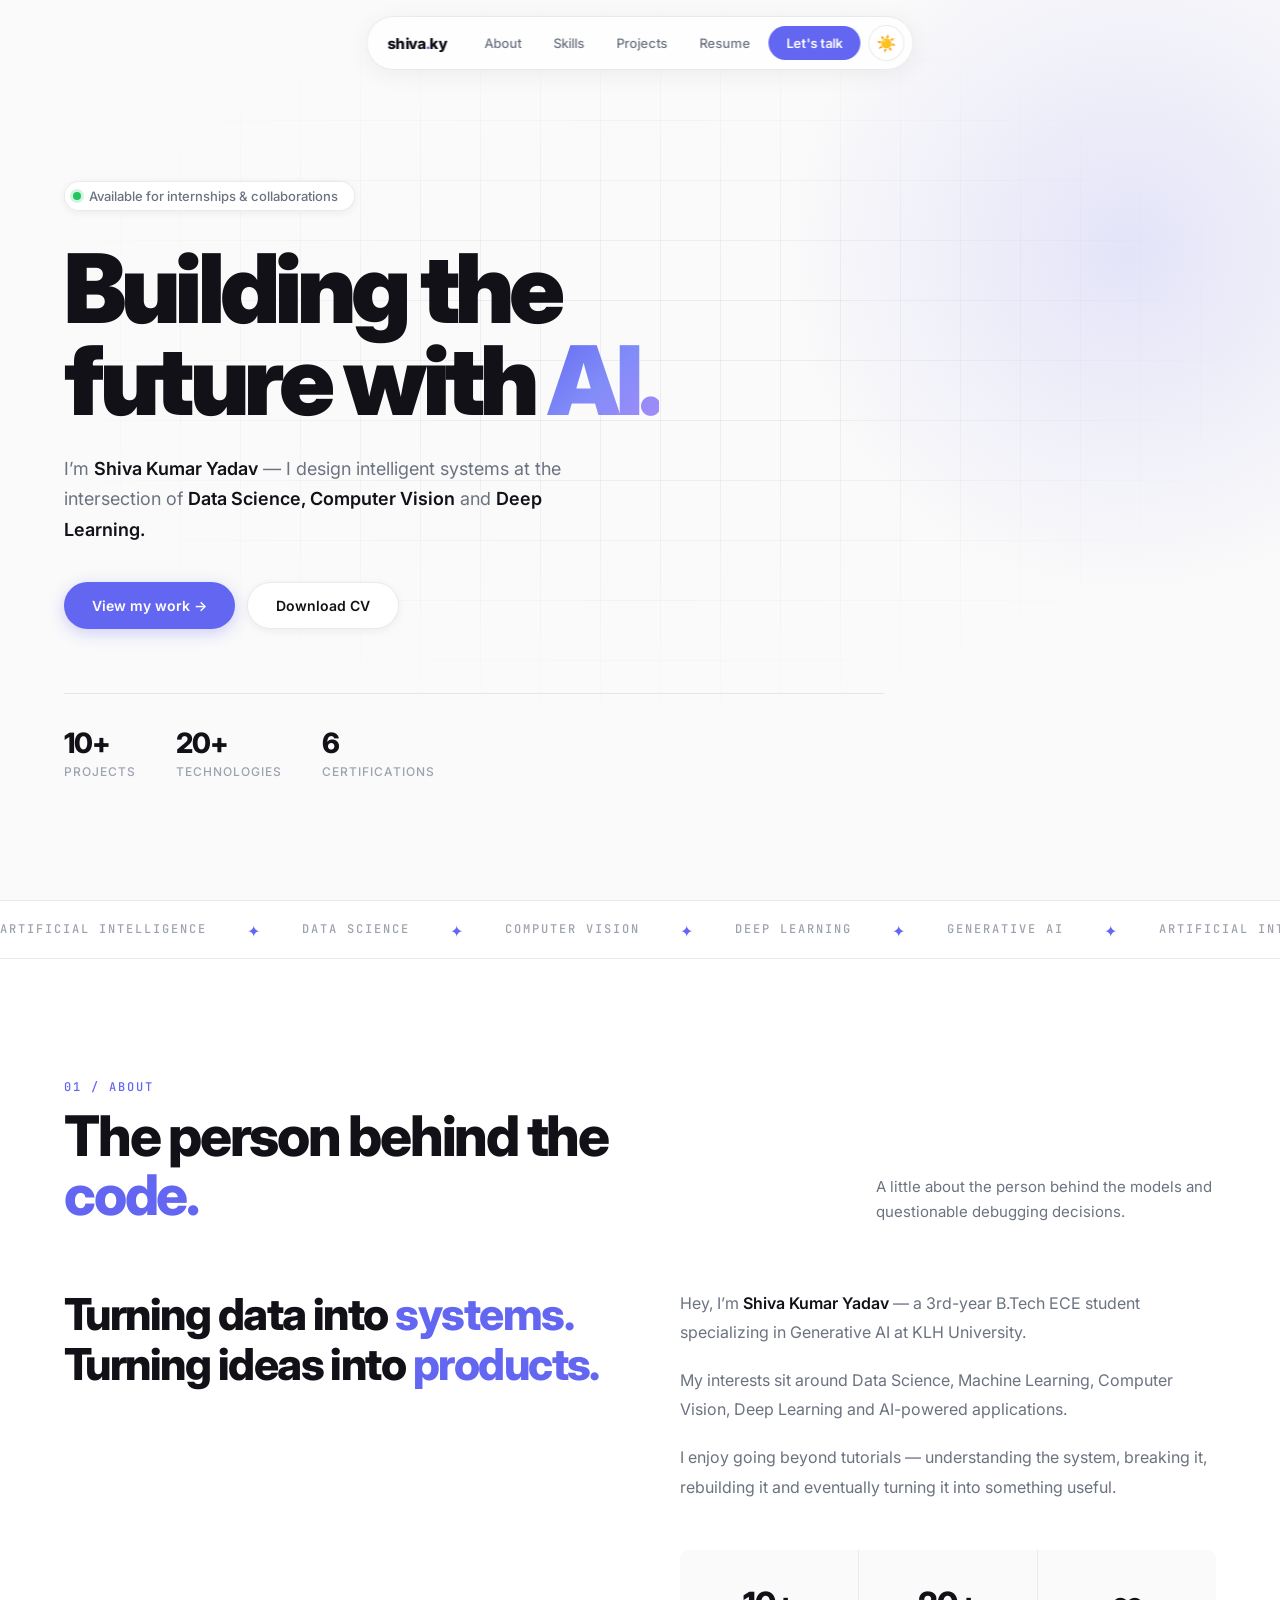
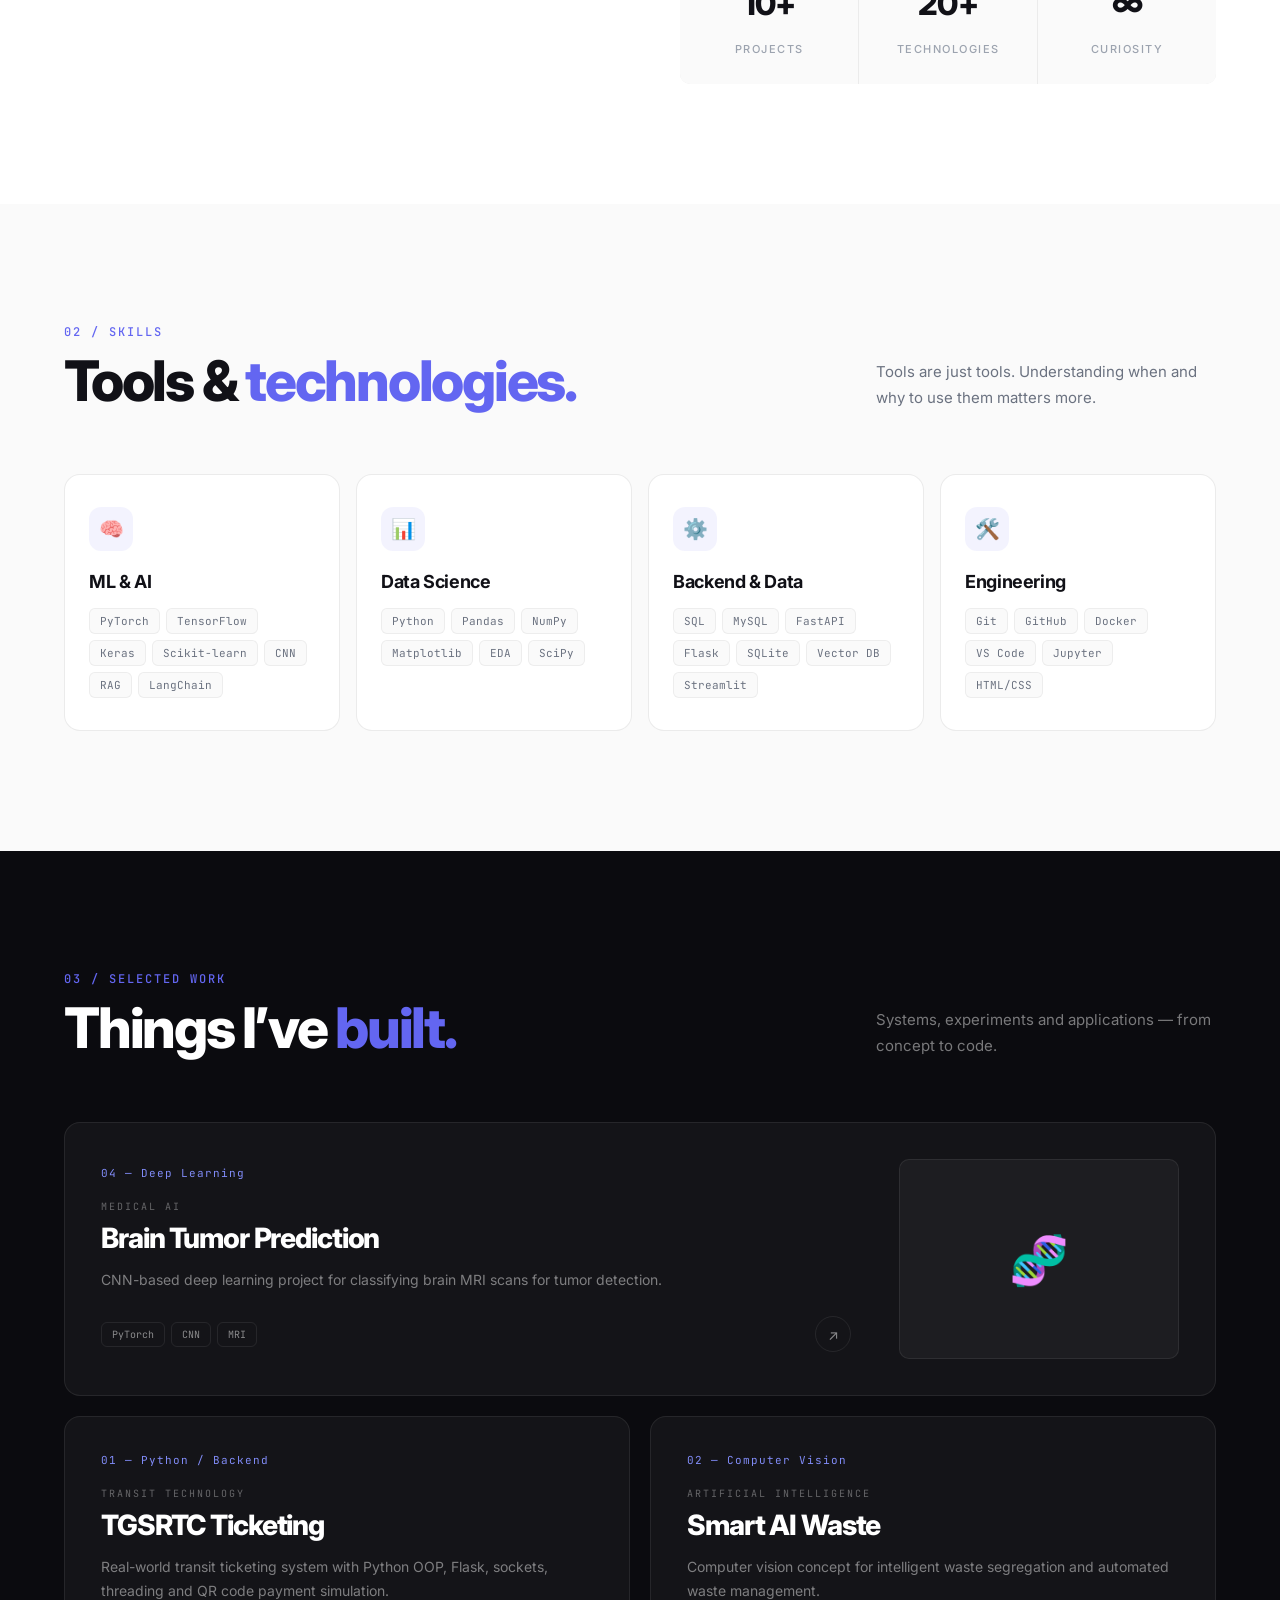
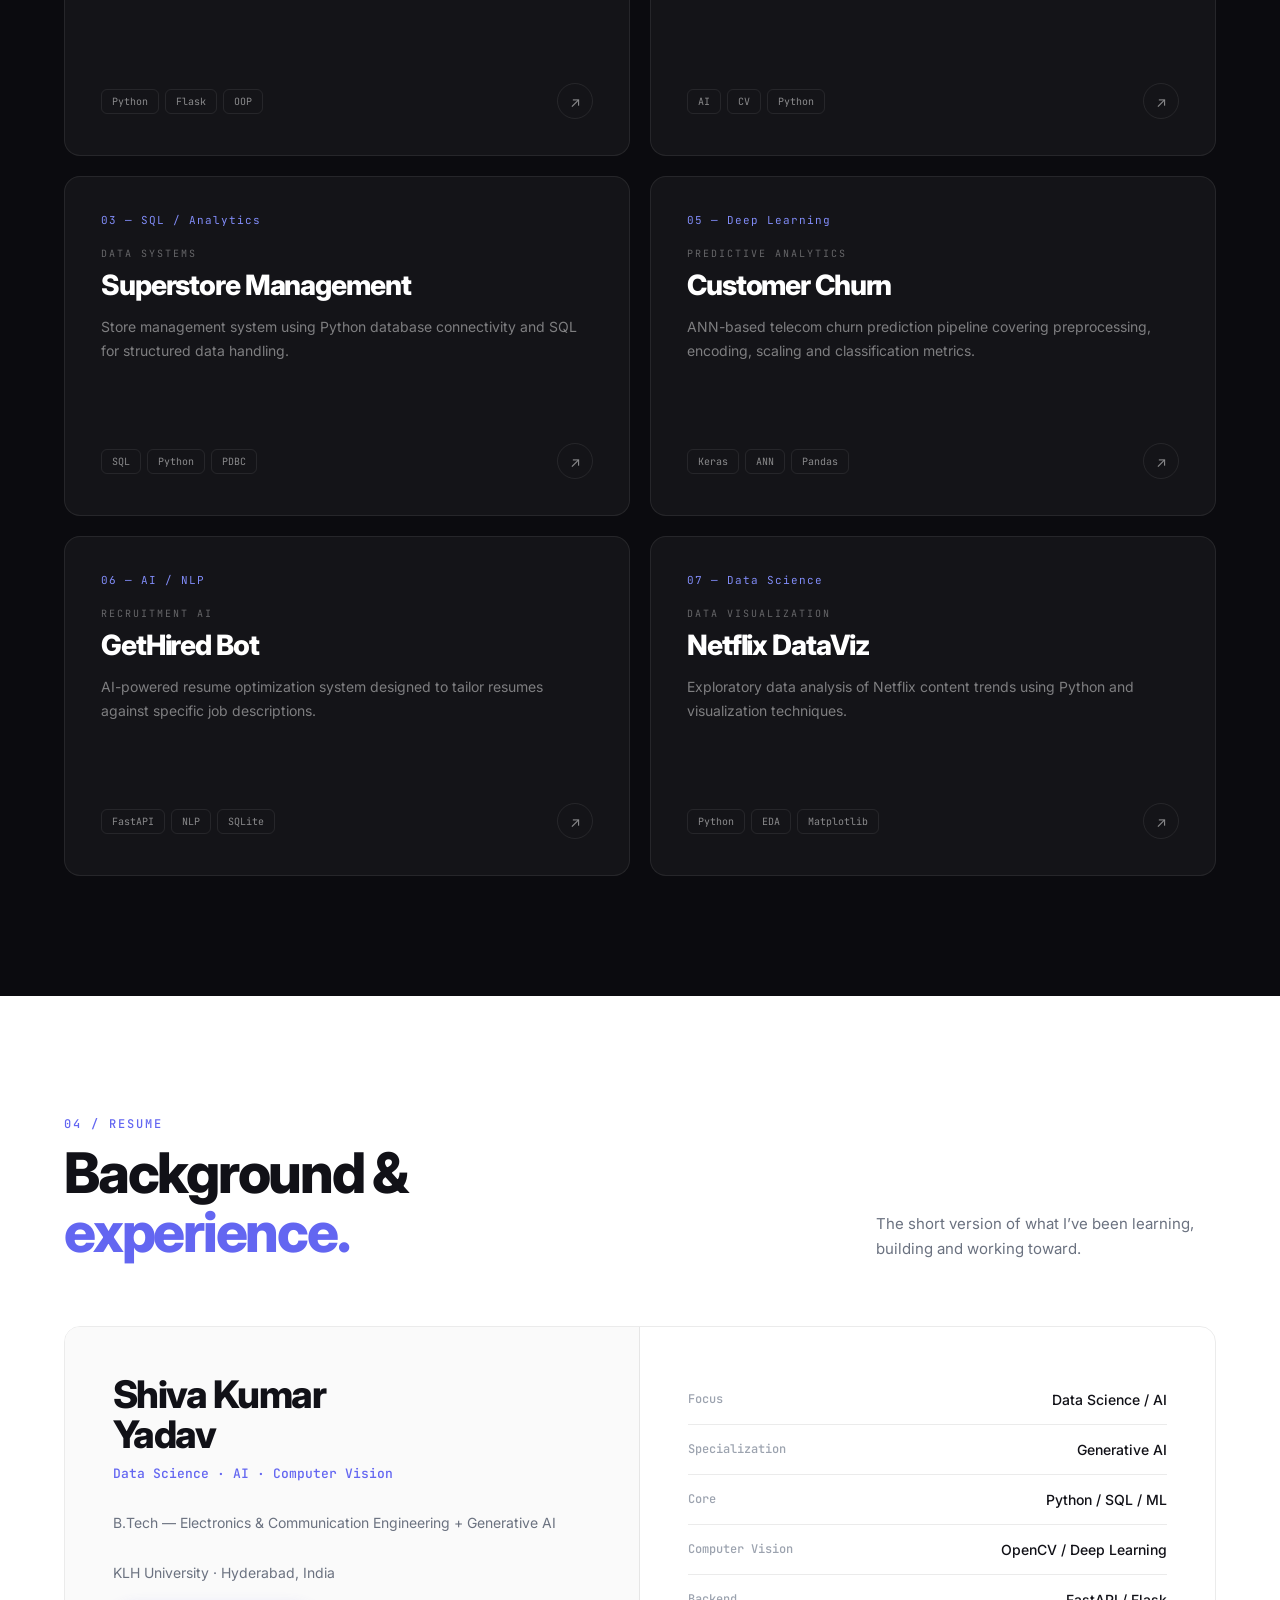
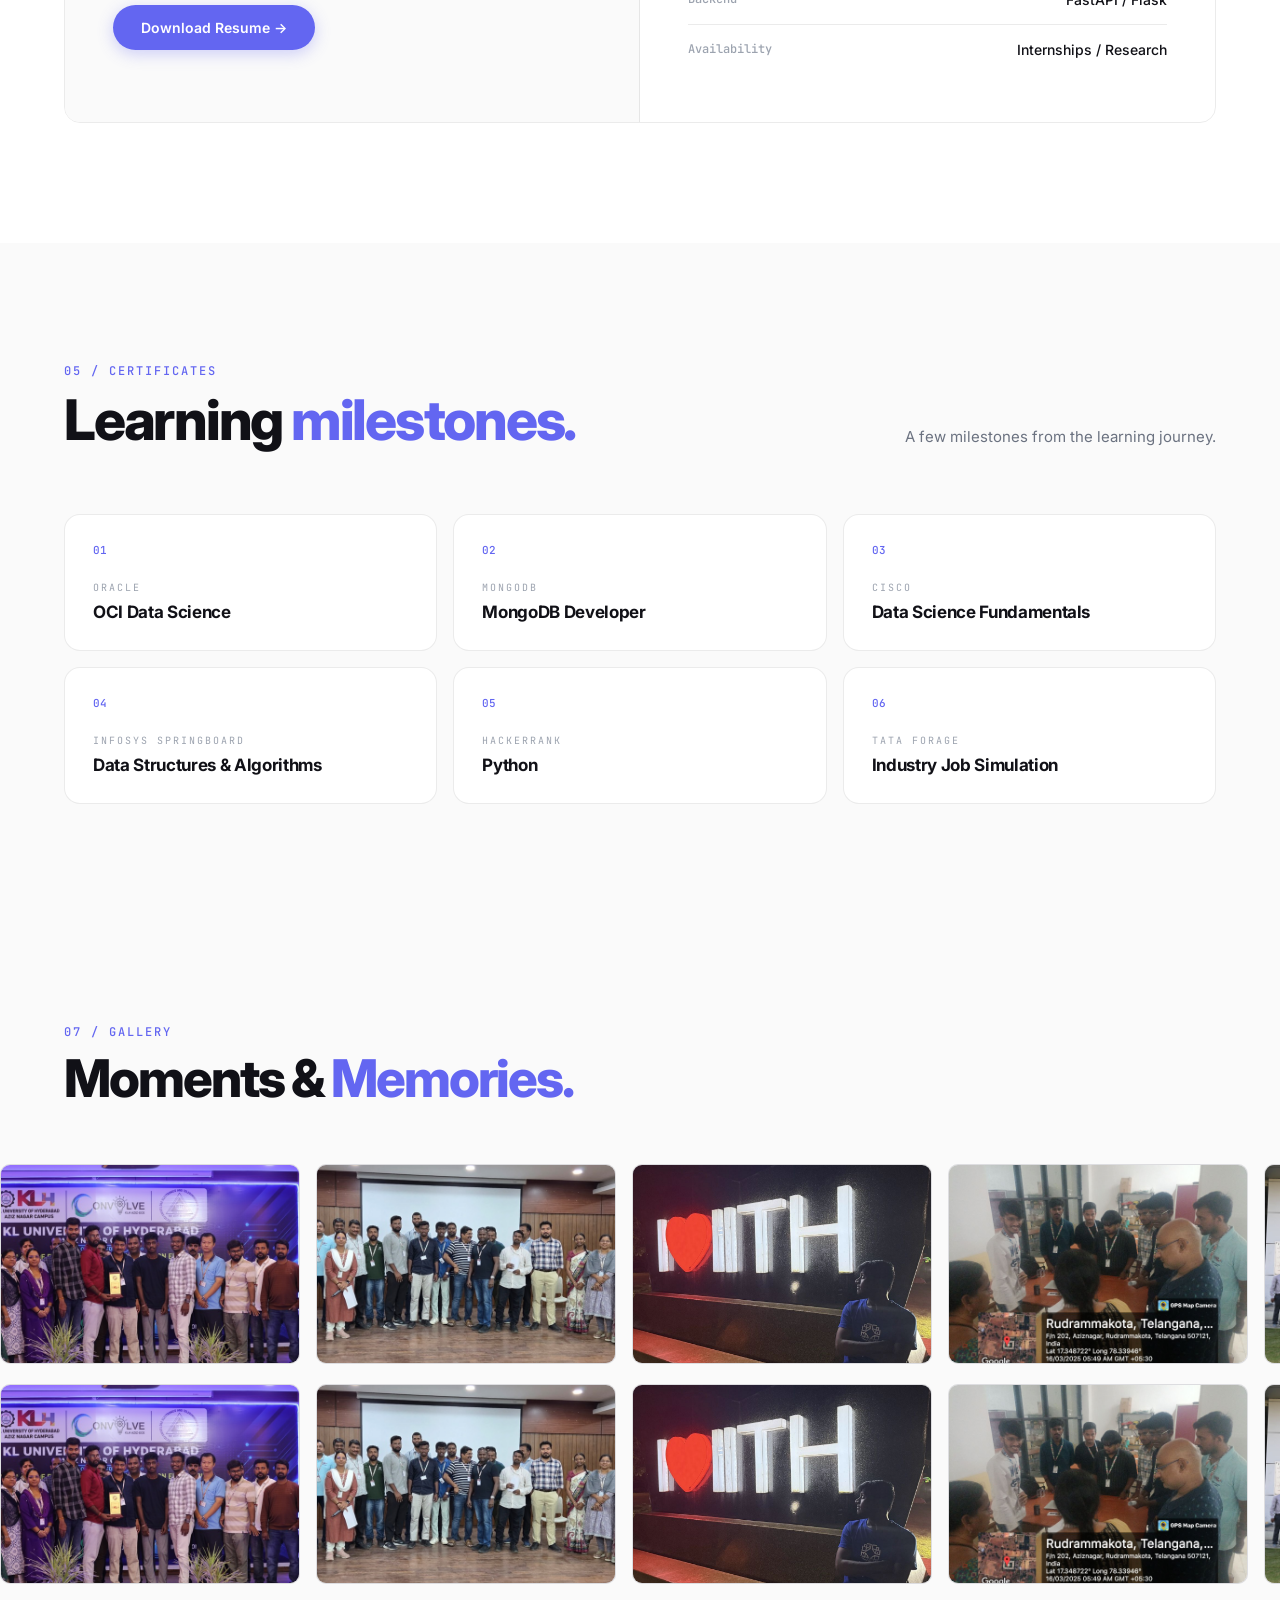
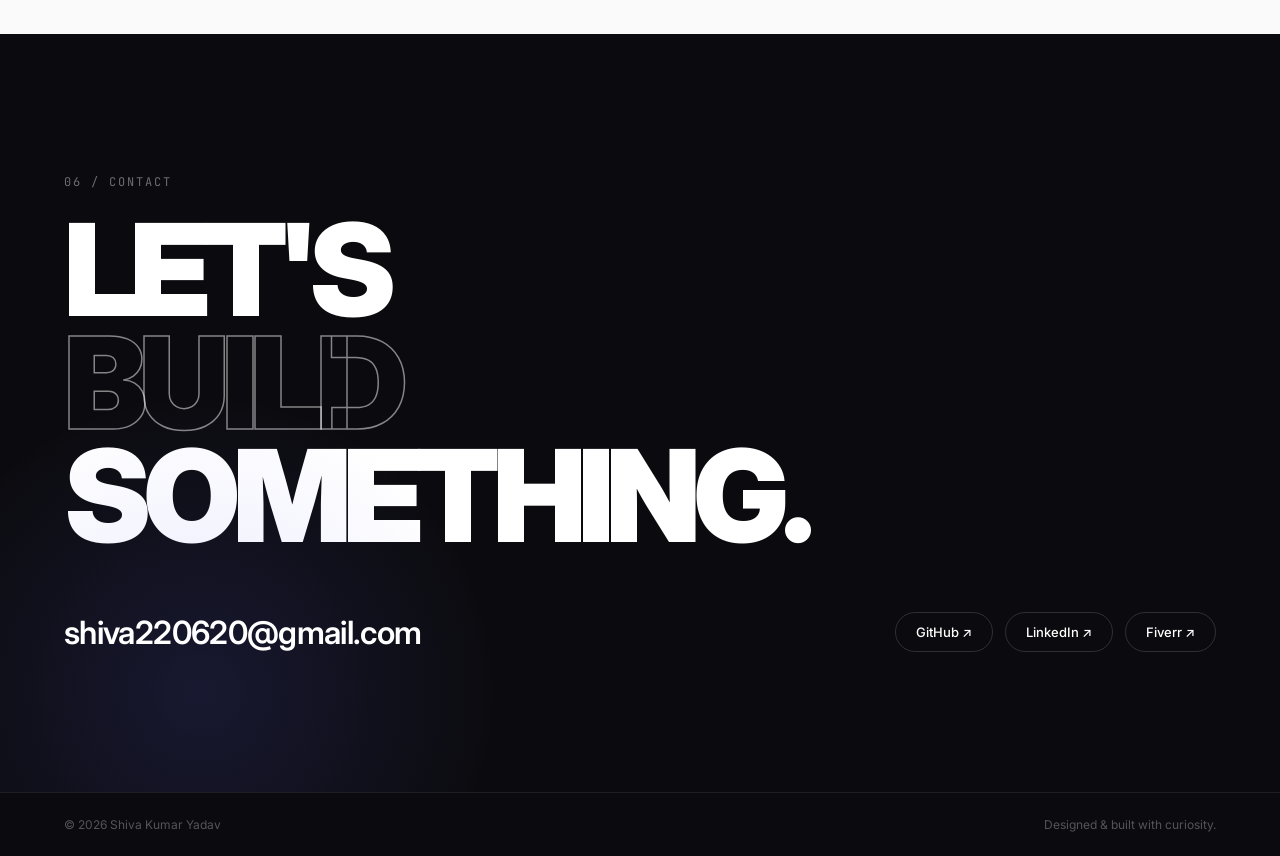
<file: index.html>
<!DOCTYPE html>
<html lang="en">
<head>
<meta charset="UTF-8" />
<meta name="viewport" content="width=device-width, initial-scale=1.0" />
<link rel="icon" type="image/jpeg" href="https://sky-shiva.github.io/my-interactive-portfolio/images/linkedin.jpg">
<title>Shiva Kumar Yadav — AI / Data Science</title>
<meta name="description" content="Shiva Kumar Yadav — Data Science, AI, Computer Vision and Deep Learning portfolio." />
<meta name="google-site-verification" content="cZuBthKstj4kUHAope6odXf9QGVECQ5fbw0elgNnzNk" />
<meta property="og:title" content="Shiva Kumar Yadav | AI & Data Science" />
<meta property="og:description" content="Shiva Kumar Yadav's portfolio in AI, Data Science, and Deep Learning." />
<meta property="og:type" content="website" />
<meta property="og:url" content="https://sky-shiva.github.io/my-interactive-portfolio/" />
<meta property="og:image" content="https://sky-shiva.github.io/my-interactive-portfolio/images/linkedin.jpg" />
<meta name="twitter:card" content="summary_large_image" />
<meta name="twitter:image" content="https://sky-shiva.github.io/my-interactive-portfolio/images/linkedin.jpg" />
<script type="application/ld+json">
{"@context":"https://schema.org","@type":"Person","name":"Shiva Kumar Yadav","url":"https://sky-shiva.github.io/my-interactive-portfolio/","image":"https://sky-shiva.github.io/my-interactive-portfolio/images/linkedin.jpg","sameAs":["https://github.com/sky-shiva","https://www.linkedin.com/in/shiva-kumar-yadav-201661337"]}
</script>
<!-- Apply saved/system theme BEFORE paint (no flash) -->
<script>
(function(){try{var t=localStorage.getItem("theme");if(!t)t=matchMedia("(prefers-color-scheme: dark)").matches?"dark":"light";document.documentElement.setAttribute("data-theme",t);}catch(e){document.documentElement.setAttribute("data-theme","light");}})();
</script>
<link rel="preconnect" href="https://fonts.googleapis.com">
<link rel="preconnect" href="https://fonts.gstatic.com" crossorigin>
<link href="https://fonts.googleapis.com/css2?family=Inter:wght@300;400;500;600;700;800;900&family=JetBrains+Mono:wght@400;500&display=swap" rel="stylesheet" />
<style>
*,*::before,*::after{margin:0;padding:0;box-sizing:border-box}
html{scroll-behavior:smooth}
a{color:inherit;text-decoration:none}
img{display:block;max-width:100%}
::selection{background:#6366f1;color:#fff}

/* ===== THEME VARIABLES ===== */
:root{
  color-scheme:light;
  --bg:#fafafa;--bg-alt:#f0f0f3;--bg-dark:#0b0b0f;--bg-card:#fff;
  --text:#111117;--text-secondary:#6b7280;--text-muted:#9ca3af;
  --accent:#6366f1;--accent-light:#818cf8;--accent-dark:#4f46e5;
  --accent-glow:rgba(99,102,241,.15);--accent-subtle:rgba(99,102,241,.08);
  --green:#22c55e;
  --border:rgba(0,0,0,.08);--border-light:rgba(0,0,0,.05);--border-dark:rgba(255,255,255,.08);
  --nav-bg:rgba(255,255,255,.8);--shadow:rgba(0,0,0,.06);
  --radius:16px;--radius-sm:10px;
  --mono:"JetBrains Mono",monospace;
}
[data-theme="dark"]{
  color-scheme:dark;
  --bg:#0e0e13;--bg-alt:#1a1a21;--bg-dark:#050507;--bg-card:#16161d;
  --text:#f3f4f6;--text-secondary:#a1a1aa;--text-muted:#71717a;
  --accent-glow:rgba(99,102,241,.22);--accent-subtle:rgba(129,140,248,.12);
  --border:rgba(255,255,255,.1);--border-light:rgba(255,255,255,.06);
  --nav-bg:rgba(22,22,29,.8);--shadow:rgba(0,0,0,.4);
}
body{background:var(--bg);color:var(--text);font-family:"Inter",-apple-system,BlinkMacSystemFont,sans-serif;overflow-x:hidden;-webkit-font-smoothing:antialiased;transition:background .3s,color .3s}

/* ===== NAV ===== */
nav{position:fixed;top:16px;left:50%;transform:translateX(-50%);z-index:1000;display:flex;align-items:center;gap:8px;background:var(--nav-bg);backdrop-filter:blur(20px) saturate(1.8);-webkit-backdrop-filter:blur(20px) saturate(1.8);border:1px solid var(--border);border-radius:100px;padding:8px 8px 8px 20px;box-shadow:0 4px 24px var(--shadow)}
.nav-logo{font-size:15px;font-weight:800;letter-spacing:-.04em;margin-right:16px}
.nav-logo span{color:var(--accent)}
.nav-links{display:flex;align-items:center;gap:4px}
.nav-links a{font-size:13px;font-weight:500;color:var(--text-secondary);padding:8px 14px;border-radius:100px;transition:all .2s}
.nav-links a:hover{color:var(--text);background:var(--accent-subtle)}
.nav-cta{background:var(--accent)!important;color:#fff!important;font-weight:600!important;padding:9px 18px!important}
.nav-cta:hover{background:var(--accent-dark)!important;transform:translateY(-1px);box-shadow:0 4px 16px rgba(99,102,241,.35)}
.theme-toggle{width:36px;height:36px;border-radius:50%;border:1px solid var(--border);background:var(--bg-card);color:var(--text);cursor:pointer;display:flex;align-items:center;justify-content:center;font-size:16px;flex-shrink:0;transition:all .25s}
.theme-toggle:hover{border-color:var(--accent);transform:rotate(20deg)}
.theme-toggle .moon{display:none}
[data-theme="dark"] .theme-toggle .sun{display:none}
[data-theme="dark"] .theme-toggle .moon{display:inline}
@media(max-width:800px){nav{padding:8px 8px 8px 16px}.nav-links a:not(.nav-cta){display:none}.nav-logo{margin-right:8px}}

/* ===== HERO ===== */
.hero{min-height:100vh;display:flex;flex-direction:column;justify-content:center;padding:140px 5vw 80px;position:relative;overflow:hidden}
.hero::before{content:"";position:absolute;inset:0;background-image:linear-gradient(var(--border-light) 1px,transparent 1px),linear-gradient(90deg,var(--border-light) 1px,transparent 1px);background-size:60px 60px;mask-image:radial-gradient(ellipse 70% 60% at 50% 40%,black 20%,transparent 70%);-webkit-mask-image:radial-gradient(ellipse 70% 60% at 50% 40%,black 20%,transparent 70%)}
.hero::after{content:"";position:absolute;width:700px;height:700px;top:-100px;right:-200px;background:radial-gradient(circle,var(--accent-glow) 0%,transparent 70%);pointer-events:none}
.hero-content{position:relative;z-index:2;max-width:820px}
.hero-badge{display:inline-flex;align-items:center;gap:8px;padding:6px 16px 6px 8px;background:var(--bg-card);border:1px solid var(--border);border-radius:100px;font-size:13px;font-weight:500;color:var(--text-secondary);margin-bottom:32px;box-shadow:0 2px 8px var(--shadow)}
.badge-dot{width:8px;height:8px;border-radius:50%;background:var(--green);box-shadow:0 0 0 3px rgba(34,197,94,.2);animation:pulse-dot 2s ease infinite}
@keyframes pulse-dot{0%,100%{box-shadow:0 0 0 3px rgba(34,197,94,.2)}50%{box-shadow:0 0 0 8px rgba(34,197,94,0)}}
.hero-title{font-size:clamp(48px,8vw,96px);font-weight:900;line-height:.95;letter-spacing:-.05em}
.hero-title .gradient{background:linear-gradient(135deg,var(--accent) 0%,var(--accent-light) 50%,#a78bfa 100%);-webkit-background-clip:text;-webkit-text-fill-color:transparent;background-clip:text}
.hero-sub{max-width:520px;margin-top:28px;font-size:18px;line-height:1.7;color:var(--text-secondary)}
.hero-sub strong{color:var(--text);font-weight:600}
.hero-buttons{display:flex;gap:12px;margin-top:36px;flex-wrap:wrap}
.btn{display:inline-flex;align-items:center;gap:8px;padding:14px 28px;border-radius:100px;font-size:14px;font-weight:600;transition:all .25s;border:none;cursor:pointer}
.btn-primary{background:var(--accent);color:#fff;box-shadow:0 4px 16px rgba(99,102,241,.3)}
.btn-primary:hover{background:var(--accent-dark);transform:translateY(-2px);box-shadow:0 8px 24px rgba(99,102,241,.4)}
.btn-ghost{background:var(--bg-card);color:var(--text);border:1px solid var(--border);box-shadow:0 2px 8px var(--shadow)}
.btn-ghost:hover{border-color:var(--accent);color:var(--accent);transform:translateY(-2px)}
.hero-stats{display:flex;gap:40px;margin-top:64px;padding-top:32px;border-top:1px solid var(--border)}
.hero-stat-value{font-size:28px;font-weight:800;letter-spacing:-.03em}
.hero-stat-label{font-size:12px;color:var(--text-muted);text-transform:uppercase;letter-spacing:1px;margin-top:4px;font-weight:500}
@media(max-width:600px){.hero-stats{gap:28px}.hero-stat-value{font-size:22px}}

/* ===== MARQUEE ===== */
.marquee-wrap{border-top:1px solid var(--border);border-bottom:1px solid var(--border);background:var(--bg-card);overflow:hidden;padding:16px 0;white-space:nowrap}
.marquee-track{display:inline-flex;gap:40px;animation:marquee 25s linear infinite}
.marquee-track span{font-family:var(--mono);font-size:12px;text-transform:uppercase;letter-spacing:2px;color:var(--text-muted);font-weight:500}
.marquee-track .dot{color:var(--accent);font-size:16px}
@keyframes marquee{from{transform:translateX(0)}to{transform:translateX(-50%)}}

/* ===== SECTIONS ===== */
section{padding:120px 5vw}
.section-label{font-family:var(--mono);font-size:12px;font-weight:500;text-transform:uppercase;letter-spacing:2px;color:var(--accent);margin-bottom:12px}
.section-heading{font-size:clamp(36px,5vw,56px);font-weight:800;line-height:1.05;letter-spacing:-.04em;max-width:600px}
.section-heading span{color:var(--accent)}
.section-top{display:flex;justify-content:space-between;align-items:flex-end;gap:40px;margin-bottom:64px}
.section-desc{max-width:340px;color:var(--text-secondary);font-size:15px;line-height:1.7}
@media(max-width:700px){.section-top{flex-direction:column;align-items:flex-start;gap:16px}}

/* ABOUT */
.about{background:var(--bg-card)}
.about-grid{display:grid;grid-template-columns:1fr 1fr;gap:80px;align-items:start}
.about-headline{font-size:clamp(28px,3.5vw,44px);font-weight:800;line-height:1.15;letter-spacing:-.035em}
.about-headline span{color:var(--accent)}
.about-body{color:var(--text-secondary);font-size:16px;line-height:1.85}
.about-body p+p{margin-top:18px}
.about-body strong{color:var(--text);font-weight:600}
.stat-row{margin-top:48px;display:grid;grid-template-columns:repeat(3,1fr);gap:1px;background:var(--border);border-radius:var(--radius-sm);overflow:hidden}
.stat-cell{background:var(--bg);padding:24px 16px;text-align:center}
.stat-cell-value{font-size:32px;font-weight:800;letter-spacing:-.03em;color:var(--text)}
.stat-cell-label{font-size:11px;text-transform:uppercase;letter-spacing:1.5px;color:var(--text-muted);margin-top:6px;font-weight:500}
@media(max-width:800px){.about-grid{grid-template-columns:1fr;gap:40px}}

/* SKILLS */
.skills-grid{display:grid;grid-template-columns:repeat(4,1fr);gap:16px}
.skill-card{background:var(--bg-card);border:1px solid var(--border);border-radius:var(--radius);padding:32px 24px;transition:all .3s;position:relative;overflow:hidden}
.skill-card::before{content:"";position:absolute;top:0;left:0;right:0;height:3px;background:linear-gradient(90deg,var(--accent),var(--accent-light));opacity:0;transition:opacity .3s}
.skill-card:hover{border-color:var(--accent);transform:translateY(-4px);box-shadow:0 12px 32px rgba(99,102,241,.1)}
.skill-card:hover::before{opacity:1}
.skill-icon{width:44px;height:44px;border-radius:12px;background:var(--accent-subtle);display:flex;align-items:center;justify-content:center;font-size:20px;margin-bottom:20px}
.skill-card-title{font-size:18px;font-weight:700;letter-spacing:-.02em;margin-bottom:16px}
.skill-tags{display:flex;flex-wrap:wrap;gap:6px}
.skill-tag{font-family:var(--mono);font-size:11px;padding:5px 10px;border-radius:6px;background:var(--bg);color:var(--text-secondary);border:1px solid var(--border-light);transition:all .2s}
.skill-card:hover .skill-tag{border-color:rgba(99,102,241,.15);background:var(--accent-subtle);color:var(--accent)}
@media(max-width:1000px){.skills-grid{grid-template-columns:repeat(2,1fr)}}
@media(max-width:550px){.skills-grid{grid-template-columns:1fr}}

/* PROJECTS (always dark) */
.projects-section{background:var(--bg-dark);color:#fff}
.projects-section .section-heading{color:#fff}
.projects-section .section-desc{color:rgba(255,255,255,.45)}
.projects-grid{display:grid;grid-template-columns:repeat(2,1fr);gap:20px}
.pcard{background:rgba(255,255,255,.04);border:1px solid var(--border-dark);border-radius:var(--radius);padding:36px;display:flex;flex-direction:column;min-height:340px;position:relative;transition:all .35s;overflow:hidden}
.pcard::before{content:"";position:absolute;inset:0;border-radius:var(--radius);background:linear-gradient(135deg,rgba(99,102,241,.06) 0%,transparent 60%);opacity:0;transition:opacity .35s}
.pcard:hover{border-color:rgba(99,102,241,.3);transform:translateY(-4px);box-shadow:0 16px 48px rgba(0,0,0,.3)}
.pcard:hover::before{opacity:1}
.pcard-feature{grid-column:1/-1;flex-direction:row;gap:48px;align-items:center;min-height:260px}
.pcard-feature .pcard-body{flex:1}
.pcard-feature .pcard-visual{flex:0 0 280px;height:200px;background:rgba(255,255,255,.04);border:1px solid var(--border-dark);border-radius:var(--radius-sm);display:flex;align-items:center;justify-content:center;font-size:48px}
.pcard-num{font-family:var(--mono);font-size:11px;color:var(--accent-light);letter-spacing:1px;margin-bottom:20px;position:relative;z-index:1}
.pcard-cat{font-family:var(--mono);font-size:10px;text-transform:uppercase;letter-spacing:2px;color:rgba(255,255,255,.35);margin-bottom:10px;position:relative;z-index:1}
.pcard-title{font-size:28px;font-weight:800;letter-spacing:-.04em;line-height:1.1;margin-bottom:14px;position:relative;z-index:1}
.pcard-desc{font-size:14px;line-height:1.7;color:rgba(255,255,255,.45);position:relative;z-index:1}
.pcard-footer{margin-top:auto;padding-top:24px;display:flex;justify-content:space-between;align-items:center;position:relative;z-index:1}
.pcard-tags{display:flex;gap:6px;flex-wrap:wrap}
.pcard-tag{font-family:var(--mono);font-size:10px;padding:5px 10px;border-radius:6px;border:1px solid var(--border-dark);color:rgba(255,255,255,.5)}
.pcard-arrow{width:36px;height:36px;border-radius:50%;border:1px solid var(--border-dark);display:flex;align-items:center;justify-content:center;color:rgba(255,255,255,.5);font-size:14px;flex-shrink:0;transition:all .25s}
.pcard:hover .pcard-arrow{background:var(--accent);border-color:var(--accent);color:#fff;transform:rotate(-45deg)}
@media(max-width:800px){.projects-grid{grid-template-columns:1fr}.pcard-feature{flex-direction:column;gap:24px}.pcard-feature .pcard-visual{flex:none;width:100%;height:160px}}

/* RESUME */
.resume-section{background:var(--bg-card)}
.resume-grid{display:grid;grid-template-columns:1fr 1fr;border:1px solid var(--border);border-radius:var(--radius);overflow:hidden}
.resume-left,.resume-right{padding:48px}
.resume-left{border-right:1px solid var(--border);background:var(--bg)}
.resume-name{font-size:38px;font-weight:800;letter-spacing:-.04em;line-height:1.05}
.resume-role{margin-top:10px;color:var(--accent);font-family:var(--mono);font-size:13px;font-weight:500}
.resume-info{margin-top:28px;color:var(--text-secondary);line-height:1.8;font-size:14px}
.resume-list{list-style:none}
.resume-list li{padding:16px 0;border-bottom:1px solid var(--border);display:flex;justify-content:space-between;align-items:center;font-size:14px;font-weight:500}
.resume-list li:last-child{border-bottom:none}
.resume-list span{font-family:var(--mono);font-size:12px;color:var(--text-muted)}
@media(max-width:800px){.resume-grid{grid-template-columns:1fr}.resume-left{border-right:none;border-bottom:1px solid var(--border)}.resume-left,.resume-right{padding:32px}}

/* CERTIFICATES */
.cert-grid{display:grid;grid-template-columns:repeat(3,1fr);gap:16px}
.cert-card{background:var(--bg-card);border:1px solid var(--border);border-radius:var(--radius);padding:28px;transition:all .3s}
.cert-card:hover{transform:translateY(-4px);border-color:var(--accent);box-shadow:0 12px 32px rgba(99,102,241,.1)}
.cert-num{font-family:var(--mono);font-size:11px;color:var(--accent);font-weight:500}
.cert-org{margin-top:24px;font-family:var(--mono);font-size:10px;text-transform:uppercase;letter-spacing:2px;color:var(--text-muted)}
.cert-name{margin-top:8px;font-size:17px;font-weight:700;letter-spacing:-.02em}
@media(max-width:850px){.cert-grid{grid-template-columns:1fr 1fr}}
@media(max-width:550px){.cert-grid{grid-template-columns:1fr}}

/* GALLERY */
.gallery-section{padding:100px 0 0;background:var(--bg);overflow:hidden}
.gallery-header{padding:0 5vw;margin-bottom:48px}
.gallery-title{font-size:clamp(32px,4.5vw,52px);font-weight:800;letter-spacing:-.04em;line-height:1.05}
.gallery-title span{color:var(--accent)}
.photo-row{padding:10px 0}
.photo-track{display:flex;gap:16px;width:max-content}
.photo-track-left{animation:slide-left 40s linear infinite}
.photo-track-right{animation:slide-right 45s linear infinite}
@keyframes slide-left{from{transform:translateX(0)}to{transform:translateX(-50%)}}
@keyframes slide-right{from{transform:translateX(-50%)}to{transform:translateX(0)}}
.photo-track:hover{animation-play-state:paused}
.photo-item{flex-shrink:0;width:300px;height:200px;border-radius:var(--radius-sm);overflow:hidden;border:1px solid var(--border);background:var(--bg-alt);position:relative;transition:all .35s}
.photo-item:hover{transform:scale(1.04);box-shadow:0 16px 40px rgba(0,0,0,.15);border-color:var(--accent)}
.photo-item img{width:100%;height:100%;object-fit:cover;transition:transform .5s}
.photo-item:hover img{transform:scale(1.08)}
.photo-caption{position:absolute;bottom:0;left:0;right:0;padding:16px;background:linear-gradient(to top,rgba(0,0,0,.7),transparent);color:#fff;font-size:12px;font-weight:500;opacity:0;transform:translateY(6px);transition:all .3s}
.photo-item:hover .photo-caption{opacity:1;transform:translateY(0)}
.photo-item.broken img{display:none}
.photo-item.broken::after{content:"Image not found";position:absolute;inset:0;display:flex;align-items:center;justify-content:center;font-family:var(--mono);font-size:10px;text-transform:uppercase;letter-spacing:1.5px;color:var(--text-muted)}
@media(max-width:600px){.photo-item{width:240px;height:165px}}

/* CONTACT */
.contact-section{background:var(--bg-dark);color:#fff;padding:140px 5vw;position:relative;overflow:hidden}
.contact-section::before{content:"";position:absolute;width:600px;height:600px;bottom:-200px;left:-100px;background:radial-gradient(circle,var(--accent-glow) 0%,transparent 70%);pointer-events:none}
.contact-label{font-family:var(--mono);font-size:12px;text-transform:uppercase;letter-spacing:2px;color:rgba(255,255,255,.4)}
.contact-title{margin-top:24px;font-size:clamp(52px,10vw,130px);font-weight:900;line-height:.88;letter-spacing:-.06em}
.contact-title .outline{color:transparent;-webkit-text-stroke:1.5px rgba(255,255,255,.5)}
.contact-bottom{margin-top:60px;display:flex;justify-content:space-between;align-items:flex-end;gap:30px;position:relative;z-index:1}
.contact-email{font-size:clamp(18px,2.5vw,32px);font-weight:600;letter-spacing:-.02em;transition:color .2s}
.contact-email:hover{color:var(--accent-light)}
.contact-links{display:flex;gap:12px;flex-wrap:wrap}
.contact-links a{border:1px solid rgba(255,255,255,.15);padding:11px 20px;border-radius:100px;font-size:13px;font-weight:500;transition:all .25s}
.contact-links a:hover{background:var(--accent);border-color:var(--accent);transform:translateY(-2px)}
@media(max-width:700px){.contact-bottom{flex-direction:column;align-items:flex-start}}

footer{background:var(--bg-dark);border-top:1px solid var(--border-dark);padding:24px 5vw;display:flex;justify-content:space-between;font-size:12px;color:rgba(255,255,255,.3)}

.reveal{opacity:0;transform:translateY(30px);transition:opacity .7s ease,transform .7s cubic-bezier(.16,1,.3,1)}
.reveal.show{opacity:1;transform:translateY(0)}
</style>
</head>
<body>

<nav>
  <a href="#home" class="nav-logo">shiva<span>.</span>ky</a>
  <div class="nav-links">
    <a href="#about">About</a>
    <a href="#skills">Skills</a>
    <a href="#work">Projects</a>
    <a href="#resume">Resume</a>
    <a href="#contact" class="nav-cta">Let's talk</a>
  </div>
  <button class="theme-toggle" id="themeToggle" aria-label="Toggle light/dark mode" title="Toggle theme">
    <span class="sun">☀️</span><span class="moon">🌙</span>
  </button>
</nav>

<main>
  <section class="hero" id="home">
    <div class="hero-content reveal">
      <div class="hero-badge"><span class="badge-dot"></span>Available for internships &amp; collaborations</div>
      <h1 class="hero-title">Building the<br>future with <span class="gradient">AI.</span></h1>
      <p class="hero-sub">I’m <strong>Shiva Kumar Yadav</strong> — I design intelligent systems at the intersection of <strong>Data Science, Computer Vision</strong> and <strong>Deep Learning.</strong></p>
      <div class="hero-buttons">
        <a href="#work" class="btn btn-primary">View my work →</a>
        <a href="shiva ai sg.pdf" class="btn btn-ghost" download>Download CV</a>
      </div>
      <div class="hero-stats">
        <div><div class="hero-stat-value">10+</div><div class="hero-stat-label">Projects</div></div>
        <div><div class="hero-stat-value">20+</div><div class="hero-stat-label">Technologies</div></div>
        <div><div class="hero-stat-value">6</div><div class="hero-stat-label">Certifications</div></div>
      </div>
    </div>
  </section>

  <div class="marquee-wrap">
    <div class="marquee-track">
      <span>Artificial Intelligence</span><span class="dot">✦</span><span>Data Science</span><span class="dot">✦</span><span>Computer Vision</span><span class="dot">✦</span><span>Deep Learning</span><span class="dot">✦</span><span>Generative AI</span><span class="dot">✦</span>
      <span>Artificial Intelligence</span><span class="dot">✦</span><span>Data Science</span><span class="dot">✦</span><span>Computer Vision</span><span class="dot">✦</span><span>Deep Learning</span><span class="dot">✦</span><span>Generative AI</span><span class="dot">✦</span>
    </div>
  </div>

  <section class="about" id="about">
    <div class="section-top reveal">
      <div><div class="section-label">01 / About</div><h2 class="section-heading">The person behind the <span>code.</span></h2></div>
      <p class="section-desc">A little about the person behind the models and questionable debugging decisions.</p>
    </div>
    <div class="about-grid">
      <div class="about-headline reveal">Turning data into <span>systems.</span><br>Turning ideas into <span>products.</span></div>
      <div class="about-body reveal">
        <p>Hey, I’m <strong>Shiva Kumar Yadav</strong> — a 3rd-year B.Tech ECE student specializing in Generative AI at KLH University.</p>
        <p>My interests sit around Data Science, Machine Learning, Computer Vision, Deep Learning and AI-powered applications.</p>
        <p>I enjoy going beyond tutorials — understanding the system, breaking it, rebuilding it and eventually turning it into something useful.</p>
        <div class="stat-row">
          <div class="stat-cell"><div class="stat-cell-value">10+</div><div class="stat-cell-label">Projects</div></div>
          <div class="stat-cell"><div class="stat-cell-value">20+</div><div class="stat-cell-label">Technologies</div></div>
          <div class="stat-cell"><div class="stat-cell-value">∞</div><div class="stat-cell-label">Curiosity</div></div>
        </div>
      </div>
    </div>
  </section>

  <section class="skills-section" id="skills">
    <div class="section-top reveal">
      <div><div class="section-label">02 / Skills</div><h2 class="section-heading">Tools &amp; <span>technologies.</span></h2></div>
      <p class="section-desc">Tools are just tools. Understanding when and why to use them matters more.</p>
    </div>
    <div class="skills-grid">
      <div class="skill-card reveal"><div class="skill-icon">🧠</div><h3 class="skill-card-title">ML &amp; AI</h3><div class="skill-tags"><span class="skill-tag">PyTorch</span><span class="skill-tag">TensorFlow</span><span class="skill-tag">Keras</span><span class="skill-tag">Scikit-learn</span><span class="skill-tag">CNN</span><span class="skill-tag">RAG</span><span class="skill-tag">LangChain</span></div></div>
      <div class="skill-card reveal"><div class="skill-icon">📊</div><h3 class="skill-card-title">Data Science</h3><div class="skill-tags"><span class="skill-tag">Python</span><span class="skill-tag">Pandas</span><span class="skill-tag">NumPy</span><span class="skill-tag">Matplotlib</span><span class="skill-tag">EDA</span><span class="skill-tag">SciPy</span></div></div>
      <div class="skill-card reveal"><div class="skill-icon">⚙️</div><h3 class="skill-card-title">Backend &amp; Data</h3><div class="skill-tags"><span class="skill-tag">SQL</span><span class="skill-tag">MySQL</span><span class="skill-tag">FastAPI</span><span class="skill-tag">Flask</span><span class="skill-tag">SQLite</span><span class="skill-tag">Vector DB</span><span class="skill-tag">Streamlit</span></div></div>
      <div class="skill-card reveal"><div class="skill-icon">🛠️</div><h3 class="skill-card-title">Engineering</h3><div class="skill-tags"><span class="skill-tag">Git</span><span class="skill-tag">GitHub</span><span class="skill-tag">Docker</span><span class="skill-tag">VS Code</span><span class="skill-tag">Jupyter</span><span class="skill-tag">HTML/CSS</span></div></div>
    </div>
  </section>

  <section class="projects-section" id="work">
    <div class="section-top reveal">
      <div><div class="section-label">03 / Selected Work</div><h2 class="section-heading">Things I’ve <span>built.</span></h2></div>
      <p class="section-desc">Systems, experiments and applications — from concept to code.</p>
    </div>
    <div class="projects-grid">
      <a href="https://github.com/sky-shiva/BrainTumorPrediction_using-CNN" target="_blank" rel="noopener" class="pcard pcard-feature reveal">
        <div class="pcard-body">
          <div class="pcard-num">04 — Deep Learning</div><div class="pcard-cat">Medical AI</div>
          <h2 class="pcard-title">Brain Tumor Prediction</h2>
          <p class="pcard-desc">CNN-based deep learning project for classifying brain MRI scans for tumor detection.</p>
          <div class="pcard-footer"><div class="pcard-tags"><span class="pcard-tag">PyTorch</span><span class="pcard-tag">CNN</span><span class="pcard-tag">MRI</span></div><div class="pcard-arrow">↗</div></div>
        </div>
        <div class="pcard-visual">🧬</div>
      </a>
      <a href="https://github.com/sky-shiva/Tgsrtc-Ticketing-system" target="_blank" rel="noopener" class="pcard reveal">
        <div class="pcard-num">01 — Python / Backend</div><div class="pcard-cat">Transit Technology</div>
        <h2 class="pcard-title">TGSRTC Ticketing</h2>
        <p class="pcard-desc">Real-world transit ticketing system with Python OOP, Flask, sockets, threading and QR code payment simulation.</p>
        <div class="pcard-footer"><div class="pcard-tags"><span class="pcard-tag">Python</span><span class="pcard-tag">Flask</span><span class="pcard-tag">OOP</span></div><div class="pcard-arrow">↗</div></div>
      </a>
      <a href="https://github.com/sky-shiva/smart-ai-waste-segregation" target="_blank" rel="noopener" class="pcard reveal">
        <div class="pcard-num">02 — Computer Vision</div><div class="pcard-cat">Artificial Intelligence</div>
        <h2 class="pcard-title">Smart AI Waste</h2>
        <p class="pcard-desc">Computer vision concept for intelligent waste segregation and automated waste management.</p>
        <div class="pcard-footer"><div class="pcard-tags"><span class="pcard-tag">AI</span><span class="pcard-tag">CV</span><span class="pcard-tag">Python</span></div><div class="pcard-arrow">↗</div></div>
      </a>
      <a href="https://github.com/sky-shiva/Superstore-Management-system" target="_blank" rel="noopener" class="pcard reveal">
        <div class="pcard-num">03 — SQL / Analytics</div><div class="pcard-cat">Data Systems</div>
        <h2 class="pcard-title">Superstore Management</h2>
        <p class="pcard-desc">Store management system using Python database connectivity and SQL for structured data handling.</p>
        <div class="pcard-footer"><div class="pcard-tags"><span class="pcard-tag">SQL</span><span class="pcard-tag">Python</span><span class="pcard-tag">PDBC</span></div><div class="pcard-arrow">↗</div></div>
      </a>
      <a href="https://github.com/sky-shiva/CustomerChurnPred_DeepLearning" target="_blank" rel="noopener" class="pcard reveal">
        <div class="pcard-num">05 — Deep Learning</div><div class="pcard-cat">Predictive Analytics</div>
        <h2 class="pcard-title">Customer Churn</h2>
        <p class="pcard-desc">ANN-based telecom churn prediction pipeline covering preprocessing, encoding, scaling and classification metrics.</p>
        <div class="pcard-footer"><div class="pcard-tags"><span class="pcard-tag">Keras</span><span class="pcard-tag">ANN</span><span class="pcard-tag">Pandas</span></div><div class="pcard-arrow">↗</div></div>
      </a>
      <a href="https://github.com/sky-shiva/GetHiredBot" target="_blank" rel="noopener" class="pcard reveal">
        <div class="pcard-num">06 — AI / NLP</div><div class="pcard-cat">Recruitment AI</div>
        <h2 class="pcard-title">GetHired Bot</h2>
        <p class="pcard-desc">AI-powered resume optimization system designed to tailor resumes against specific job descriptions.</p>
        <div class="pcard-footer"><div class="pcard-tags"><span class="pcard-tag">FastAPI</span><span class="pcard-tag">NLP</span><span class="pcard-tag">SQLite</span></div><div class="pcard-arrow">↗</div></div>
      </a>
      <a href="https://github.com/sky-shiva/Netflix_DataViz_Matplotlib" target="_blank" rel="noopener" class="pcard reveal">
        <div class="pcard-num">07 — Data Science</div><div class="pcard-cat">Data Visualization</div>
        <h2 class="pcard-title">Netflix DataViz</h2>
        <p class="pcard-desc">Exploratory data analysis of Netflix content trends using Python and visualization techniques.</p>
        <div class="pcard-footer"><div class="pcard-tags"><span class="pcard-tag">Python</span><span class="pcard-tag">EDA</span><span class="pcard-tag">Matplotlib</span></div><div class="pcard-arrow">↗</div></div>
      </a>
    </div>
  </section>

  <section class="resume-section" id="resume">
    <div class="section-top reveal">
      <div><div class="section-label">04 / Resume</div><h2 class="section-heading">Background &amp; <span>experience.</span></h2></div>
      <p class="section-desc">The short version of what I’ve been learning, building and working toward.</p>
    </div>
    <div class="resume-grid reveal">
      <div class="resume-left">
        <h2 class="resume-name">Shiva Kumar<br>Yadav</h2>
        <div class="resume-role">Data Science · AI · Computer Vision</div>
        <div class="resume-info">B.Tech — Electronics &amp; Communication Engineering + Generative AI<br><br>KLH University · Hyderabad, India</div>
        <br><a href="shiva ai sg.pdf" download class="btn btn-primary">Download Resume →</a>
      </div>
      <div class="resume-right">
        <ul class="resume-list">
          <li><span>Focus</span> Data Science / AI</li>
          <li><span>Specialization</span> Generative AI</li>
          <li><span>Core</span> Python / SQL / ML</li>
          <li><span>Computer Vision</span> OpenCV / Deep Learning</li>
          <li><span>Backend</span> FastAPI / Flask</li>
          <li><span>Availability</span> Internships / Research</li>
        </ul>
      </div>
    </div>
  </section>

  <section class="cert-section" id="certificates">
    <div class="section-top reveal">
      <div><div class="section-label">05 / Certificates</div><h2 class="section-heading">Learning <span>milestones.</span></h2></div>
      <p class="section-desc">A few milestones from the learning journey.</p>
    </div>
    <div class="cert-grid">
      <div class="cert-card reveal"><div class="cert-num">01</div><div class="cert-org">Oracle</div><div class="cert-name">OCI Data Science</div></div>
      <div class="cert-card reveal"><div class="cert-num">02</div><div class="cert-org">MongoDB</div><div class="cert-name">MongoDB Developer</div></div>
      <div class="cert-card reveal"><div class="cert-num">03</div><div class="cert-org">Cisco</div><div class="cert-name">Data Science Fundamentals</div></div>
      <div class="cert-card reveal"><div class="cert-num">04</div><div class="cert-org">Infosys Springboard</div><div class="cert-name">Data Structures &amp; Algorithms</div></div>
      <div class="cert-card reveal"><div class="cert-num">05</div><div class="cert-org">HackerRank</div><div class="cert-name">Python</div></div>
      <div class="cert-card reveal"><div class="cert-num">06</div><div class="cert-org">Tata Forage</div><div class="cert-name">Industry Job Simulation</div></div>
    </div>
  </section>

  <!-- GALLERY: rows are generated by the script at the bottom from two lists -->
  <div class="gallery-section" id="gallery">
    <div class="gallery-header reveal">
      <div class="section-label">07 / Gallery</div>
      <h2 class="gallery-title">Moments &amp; <span>Memories.</span></h2>
    </div>
    <div class="photo-row"><div class="photo-track photo-track-left" id="row1"></div></div>
    <div class="photo-row" style="padding-bottom:50px"><div class="photo-track photo-track-right" id="row2"></div></div>
  </div>

  <section class="contact-section" id="contact">
    <div class="contact-label">06 / Contact</div>
    <h2 class="contact-title">LET'S<br><span class="outline">BUILD</span><br>SOMETHING.</h2>
    <div class="contact-bottom">
      <a href="mailto:shiva220620@gmail.com" class="contact-email">shiva220620@gmail.com</a>
      <div class="contact-links">
        <a href="https://github.com/sky-shiva" target="_blank" rel="noopener">GitHub ↗</a>
        <a href="https://www.linkedin.com/in/shiva-kumar-yadav-201661337" target="_blank" rel="noopener">LinkedIn ↗</a>
        <a href="https://www.fiverr.com/users/shivakumar_7781" target="_blank" rel="noopener">Fiverr ↗</a>
      </div>
    </div>
  </section>
</main>

<footer>
  <div>© 2026 Shiva Kumar Yadav</div>
  <div>Designed &amp; built with curiosity.</div>
</footer>

<script>
/* ===== GALLERY IMAGES — edit these paths/captions =====
   Paths are relative to index.html. Use forward slashes (/), NOT C:\ paths.
   Folder example:  my-interactive-portfolio/images/hackathons/Aibots.jpg  */
const row1 = [
  { src: "images/hackathons/Aibots.jpg", caption: "AI Bots Hackathon" },
  { src: "images/hackathons/genathon.jpg",    caption: "Genathon" },
  { src: "images/hackathons/iith.jpg",    caption: "IITH Hackathon" },
  { src: "images/hackathons/innovatech.jpg",    caption: "Innovatech Hackathon" },
  { src: "images/hackathons/tihan.jpg",    caption: "Tihan Industrial Visit" },
  { src: "images/hackathons/Tie.jpg",    caption: "TechX Innovation Challenge" }
];
const row2 = [
  { src: "images/hackathons/Aibots.jpg", caption: "AI Bots Hackathon" },
  { src: "images/hackathons/genathon.jpg",    caption: "Genathon" },
  { src: "images/hackathons/iith.jpg",    caption: "IITH Hackathon" },
  { src: "images/hackathons/innovatech.jpg",    caption: "Innovatech Hackathon" },
  { src: "images/hackathons/tihan.jpg",    caption: "Tihan Industrial Visit" },
  { src: "images/hackathons/Tie.jpg",    caption: "TechX Innovation Challenge" }
];
function fillRow(id, photos) {
  const track = document.getElementById(id);
  // list twice so the marquee loops seamlessly
  [...photos, ...photos].forEach((p) => {
    const item = document.createElement("div");
    item.className = "photo-item";
    const img = document.createElement("img");
    img.src = p.src;
    img.alt = p.caption;
    img.loading = "lazy";
    img.onerror = () => item.classList.add("broken");
    const cap = document.createElement("div");
    cap.className = "photo-caption";
    cap.textContent = p.caption;
    item.append(img, cap);
    track.appendChild(item);
  });
}
fillRow("row1", row1);
fillRow("row2", row2);

/* ===== THEME TOGGLE ===== */
document.getElementById("themeToggle").addEventListener("click", () => {
  const next = document.documentElement.getAttribute("data-theme") === "dark" ? "light" : "dark";
  document.documentElement.setAttribute("data-theme", next);
  try { localStorage.setItem("theme", next); } catch (e) {}
});

/* ===== SCROLL REVEAL ===== */
const observer = new IntersectionObserver((entries) => {
  entries.forEach((e) => { if (e.isIntersecting) e.target.classList.add("show"); });
}, { threshold: 0.1 });
document.querySelectorAll(".reveal").forEach((el) => observer.observe(el));
</script>
</body>
</html>
</file>
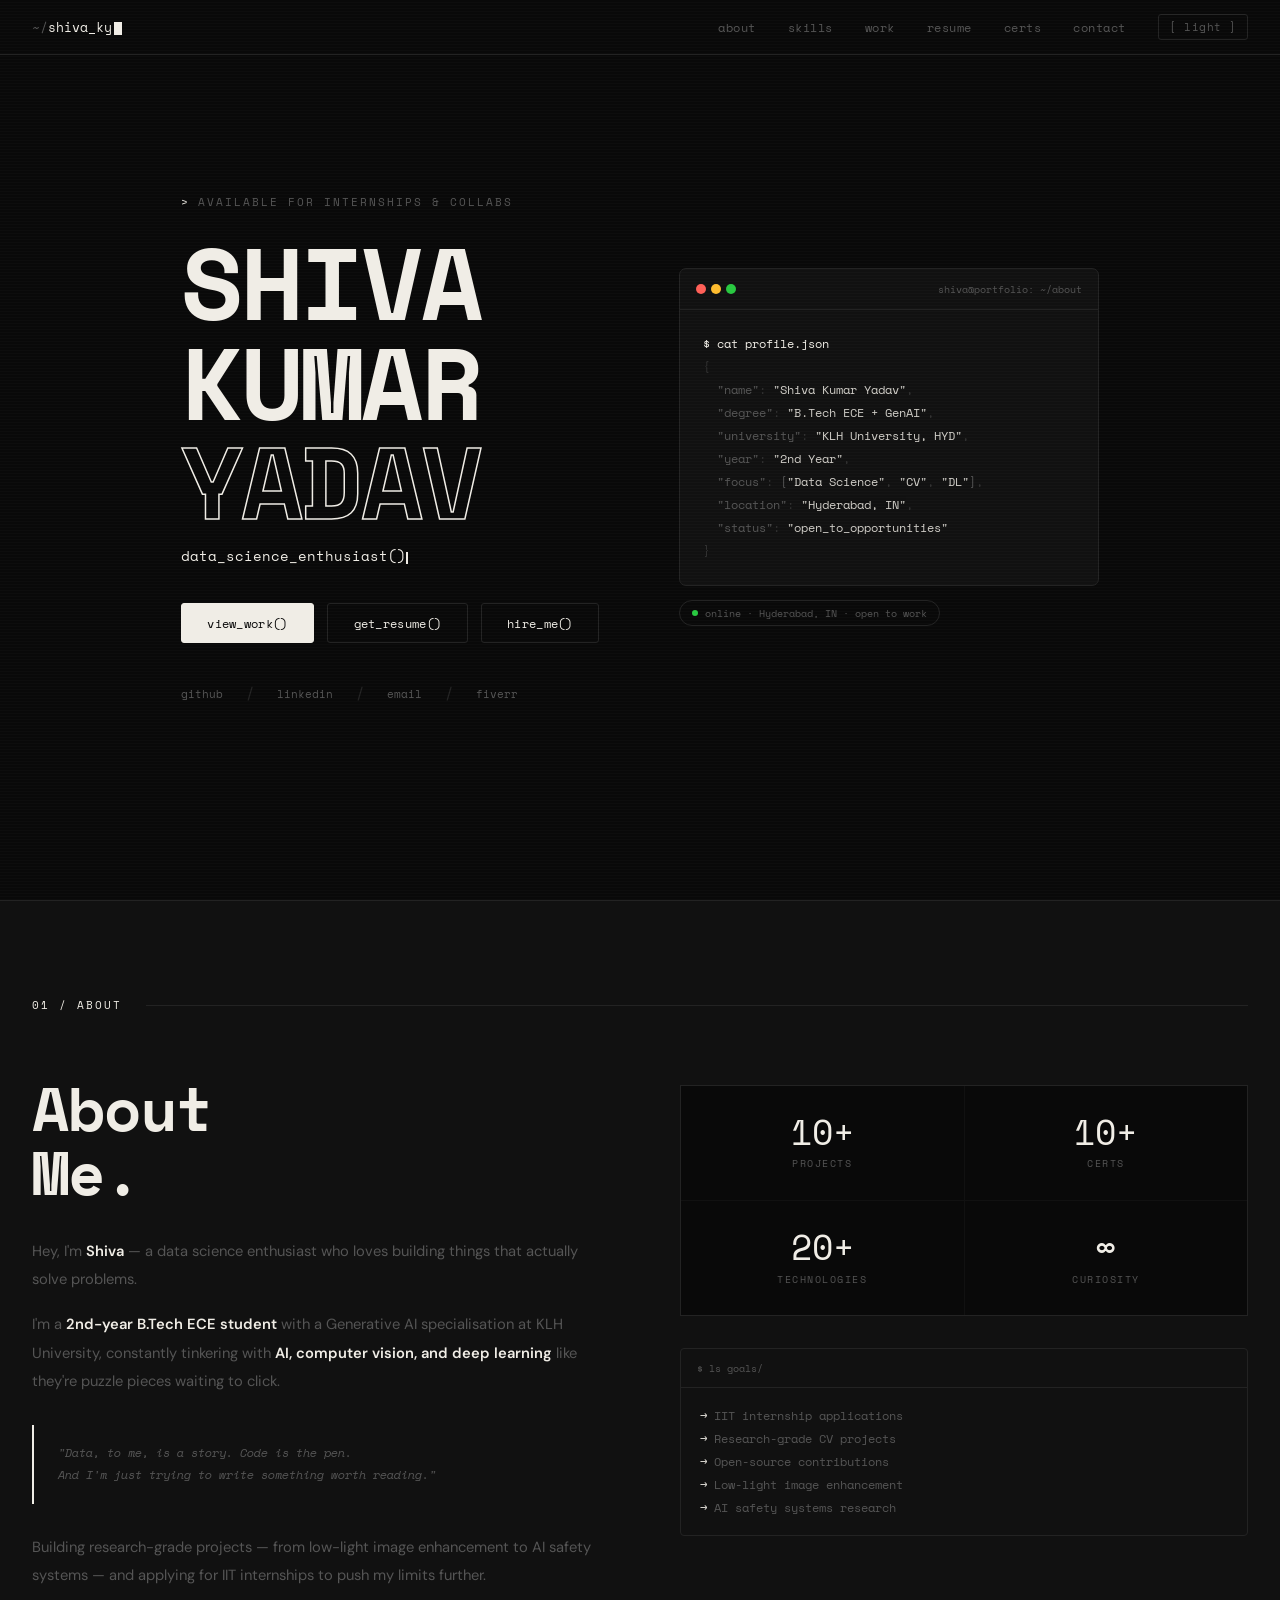
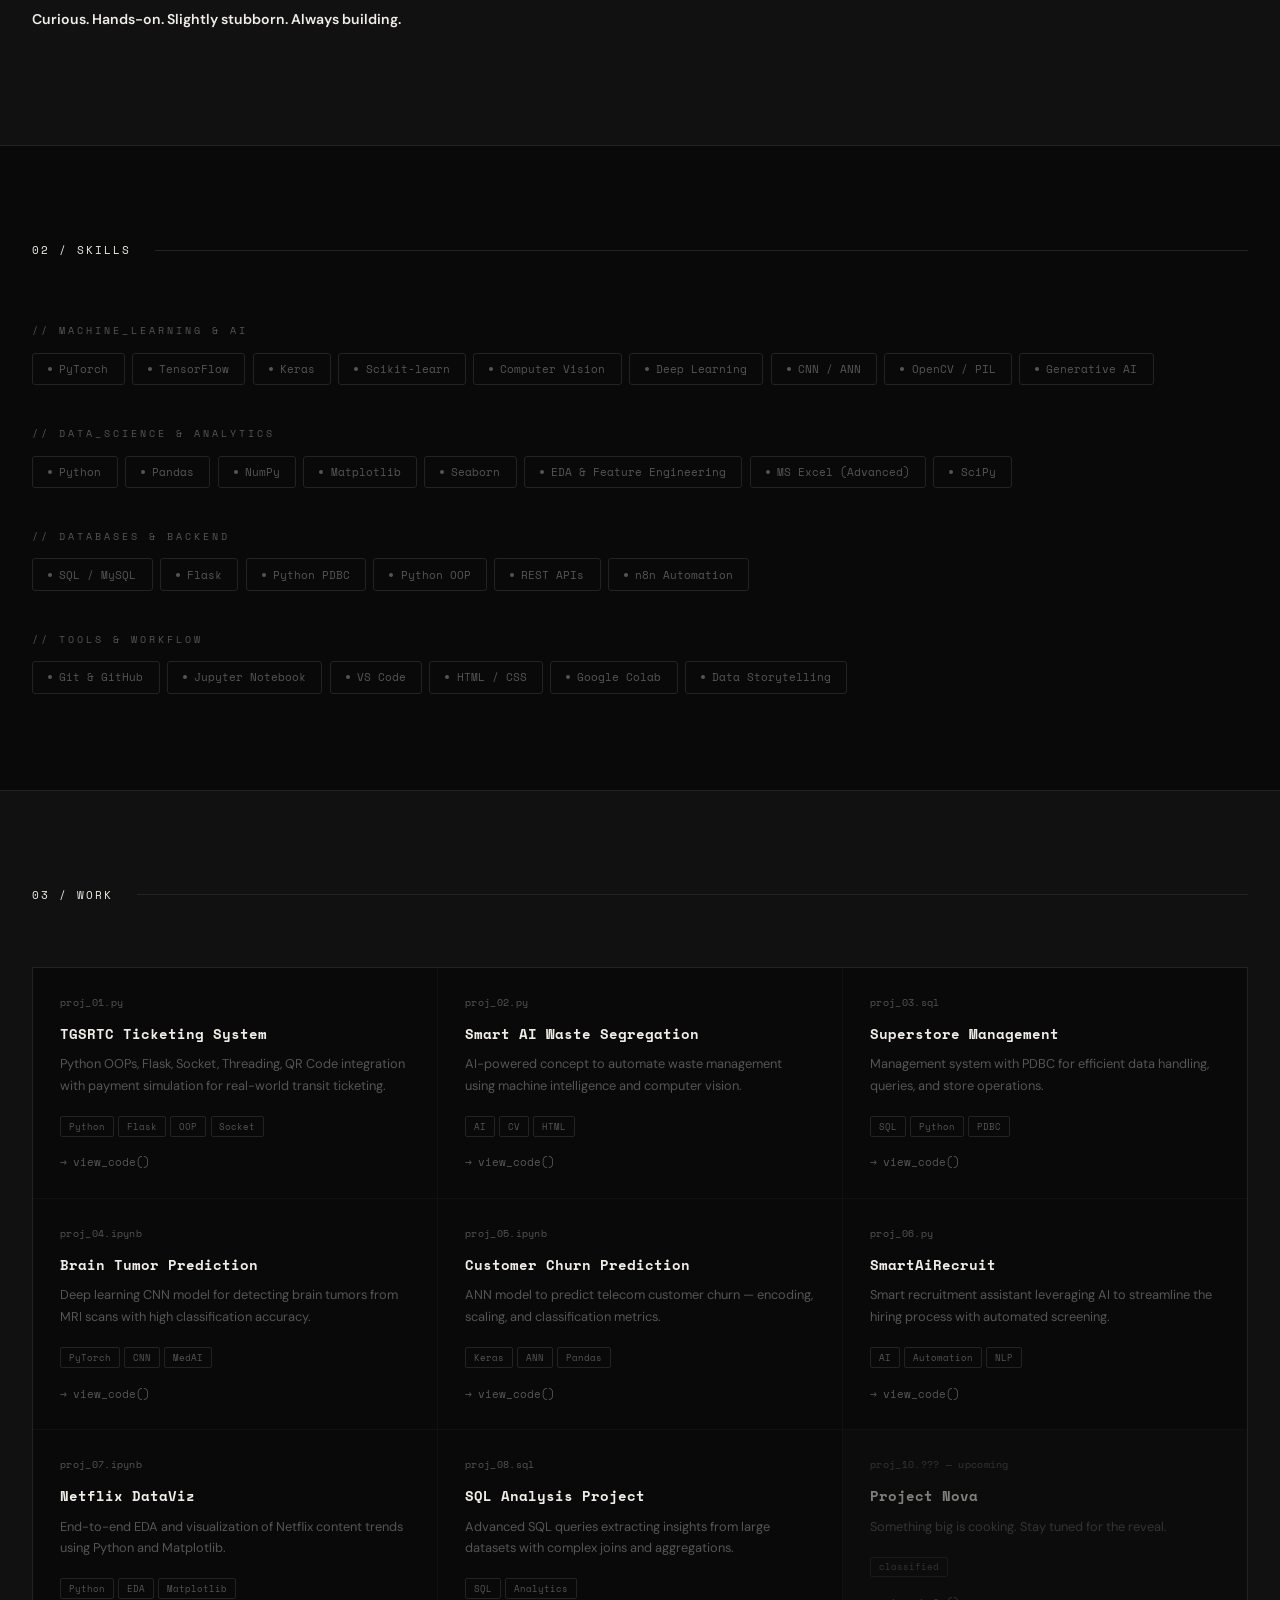
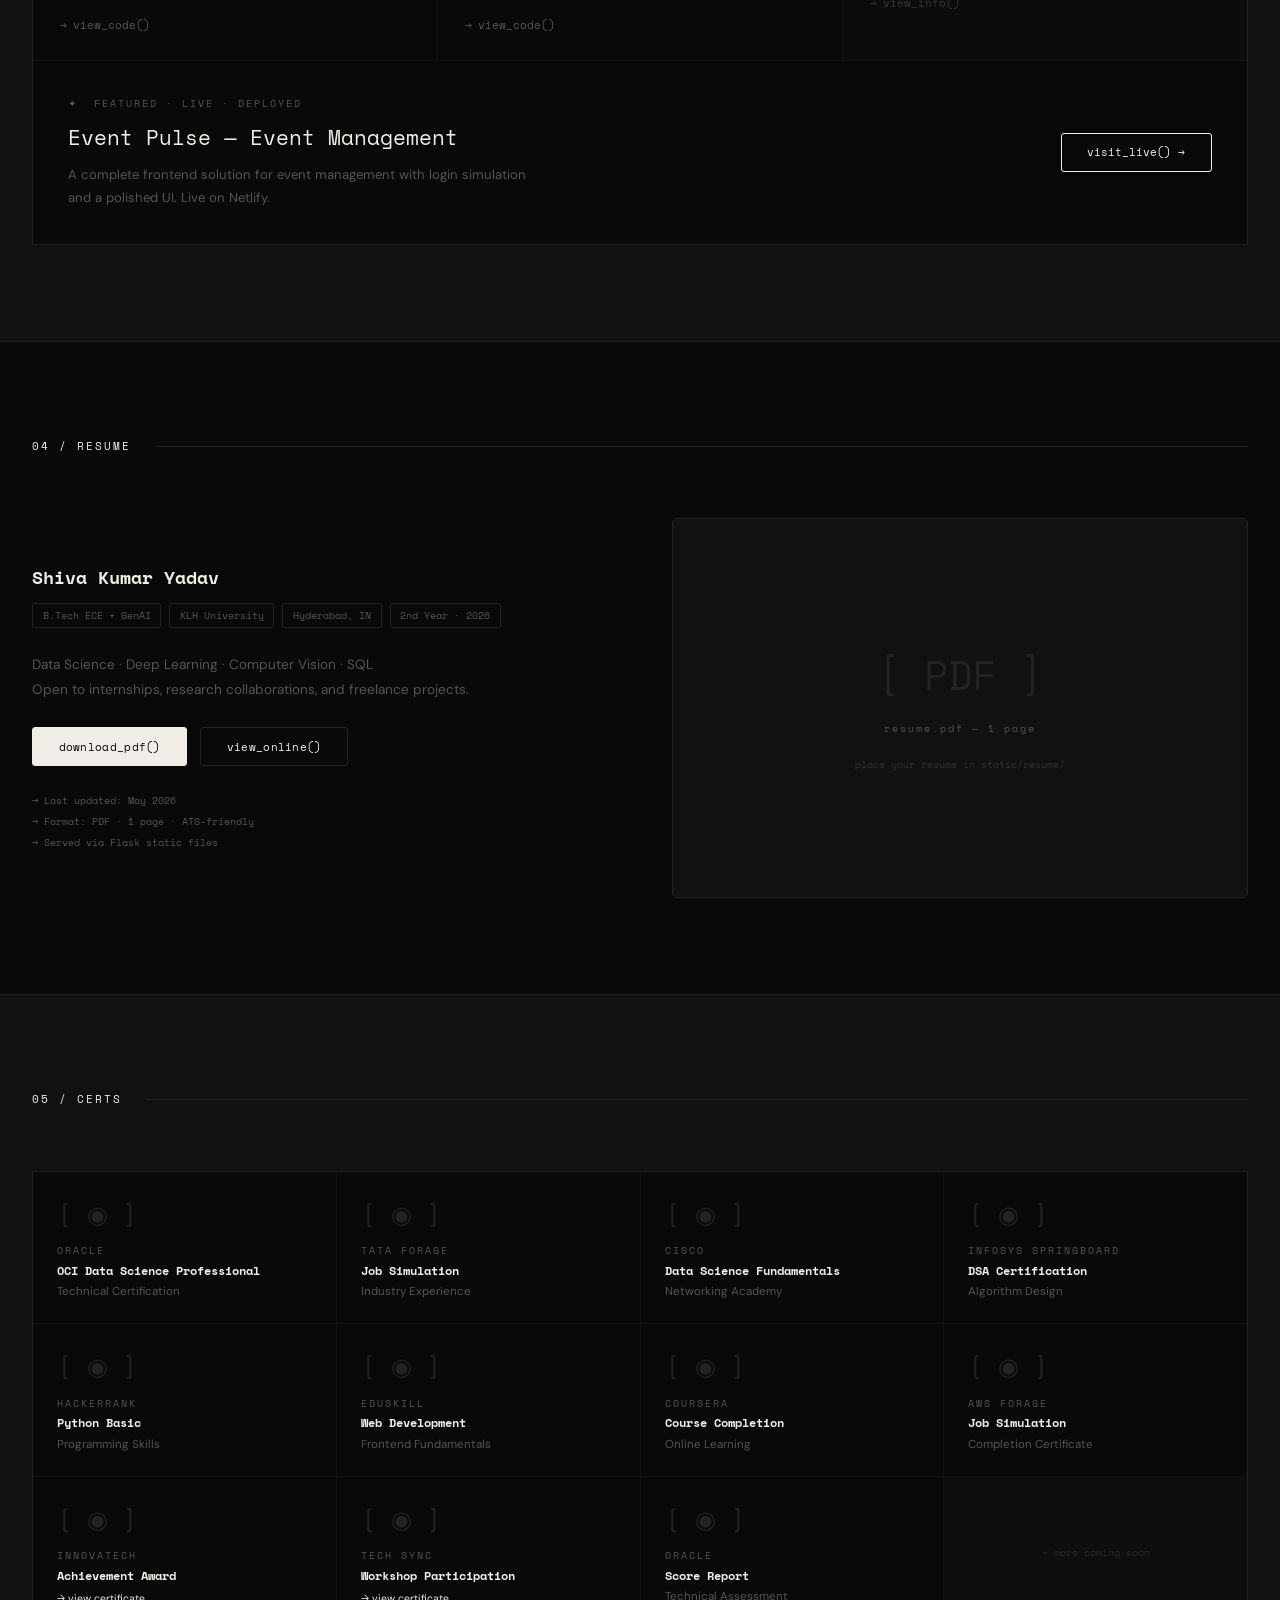
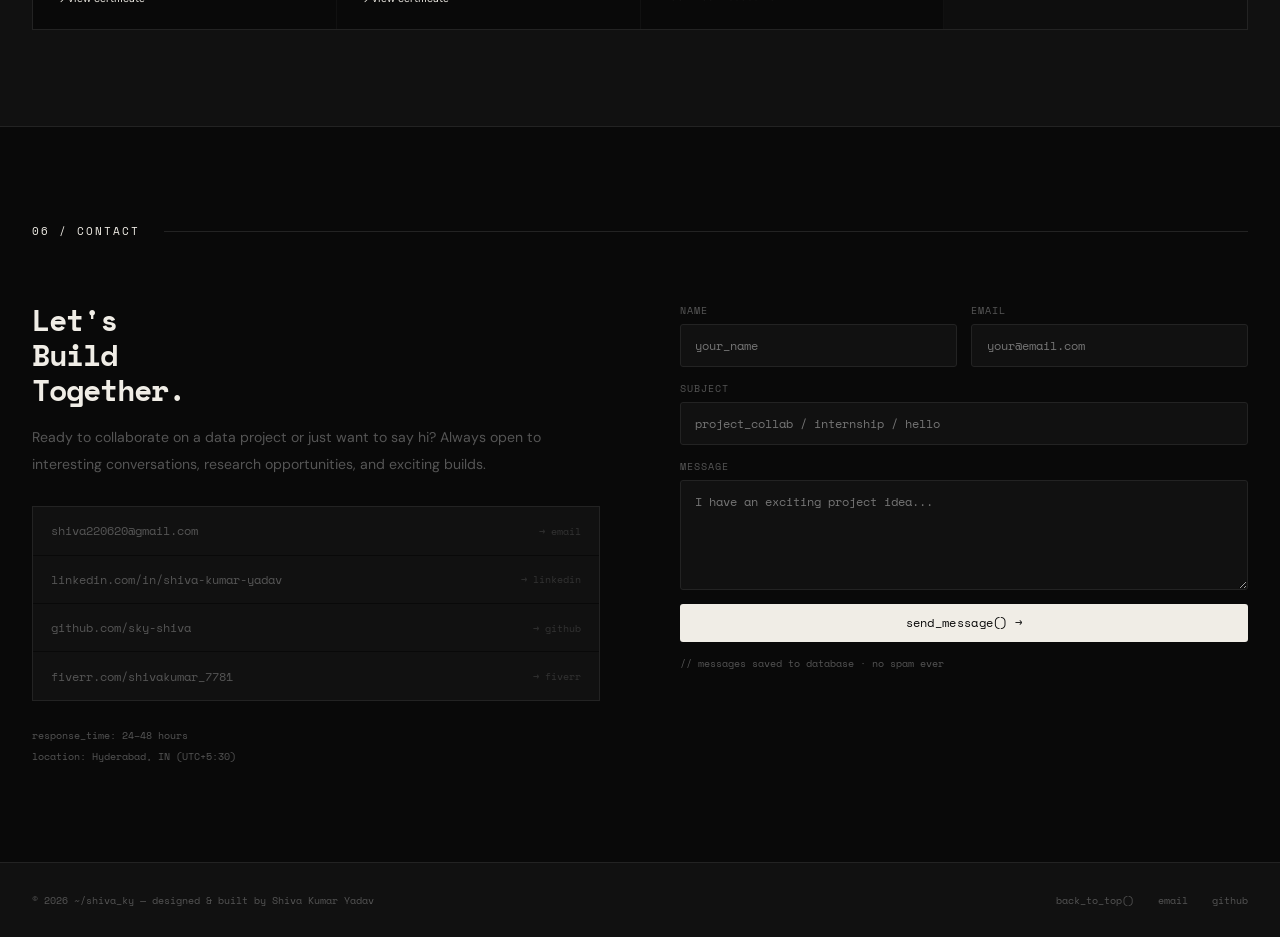
<file: ch.html>
<!DOCTYPE html>
<html lang="en" data-theme="dark">
<head>
<meta charset="UTF-8">
<meta name="viewport" content="width=device-width, initial-scale=1.0">
<title>Shiva Kumar Yadav — Portfolio</title>
<link rel="preconnect" href="https://fonts.googleapis.com">
<link rel="preconnect" href="https://fonts.gstatic.com" crossorigin>
<link href="https://fonts.googleapis.com/css2?family=Space+Mono:ital,wght@0,400;0,700;1,400&family=DM+Sans:opsz,wght@9..40,300;9..40,400;9..40,500;9..40,600&display=swap" rel="stylesheet">
<style>
*,*::before,*::after{box-sizing:border-box;margin:0;padding:0}

/* ── DARK THEME (default) ── */
:root {
  --bg:      #090909;
  --bg2:     #111111;
  --bg3:     #1a1a1a;
  --text:    #f0ede6;
  --muted:   #555555;
  --dim:     #333333;
  --border:  #232323;
  --blue:    #f0ede6;
  --bluemid: #f0ede6;
  --scan:    rgba(255,255,255,0.018);
}

/* ── LIGHT THEME — blue tinted ── */
[data-theme="light"] {
  --bg:      #f0f4ff;
  --bg2:     #e8eeff;
  --bg3:     #d8e2ff;
  --text:    #0b0f1e;
  --muted:   #6b7599;
  --dim:     #a0aec0;
  --border:  #b8c6e8;
  --blue:    #3b5bdb;
  --bluemid: #4c6ef5;
  --scan:    rgba(59,91,219,0.022);
}

html{scroll-behavior:smooth}
body{
  background:var(--bg);color:var(--text);
  font-family:'DM Sans',sans-serif;
  overflow-x:hidden;
  transition:background .35s,color .35s;
}
body::before{
  content:'';position:fixed;inset:0;pointer-events:none;z-index:9998;
  background:repeating-linear-gradient(0deg,var(--scan) 0,var(--scan) 1px,transparent 1px,transparent 3px);
}
::-webkit-scrollbar{width:4px}
::-webkit-scrollbar-track{background:var(--bg)}
::-webkit-scrollbar-thumb{background:var(--border);border-radius:2px}
[data-theme="light"] ::-webkit-scrollbar-thumb{background:var(--bluemid)}
::selection{background:var(--blue);color:var(--bg)}

/* ── SCROLL PROGRESS ── */
#prog{position:fixed;top:0;left:0;z-index:2000;height:2px;width:0%;background:var(--blue);transition:width .1s}

/* ── NAV ── */
nav{
  position:fixed;top:0;left:0;right:0;z-index:1000;
  background:var(--bg);border-bottom:1px solid var(--border);
  transition:background .35s,border-color .35s;
}
.nav-w{max-width:1280px;margin:0 auto;padding:0 2rem;height:54px;display:flex;justify-content:space-between;align-items:center}
.logo{font-family:'Space Mono',monospace;font-size:.82rem;color:var(--text);text-decoration:none}
.logo .dim{color:var(--muted)}
.blink{display:inline-block;width:8px;height:13px;background:var(--blue);margin-left:2px;vertical-align:middle;animation:blink 1s steps(1) infinite}
@keyframes blink{0%,49%{opacity:1}50%,100%{opacity:0}}
.nav-r{display:flex;align-items:center;gap:2rem}
.nav-links{display:flex;gap:2rem}
.nav-links a{font-family:'Space Mono',monospace;font-size:.72rem;color:var(--muted);text-decoration:none;letter-spacing:.5px;transition:color .2s}
.nav-links a:hover{color:var(--blue)}
.toggle{
  background:none;border:1px solid var(--border);
  color:var(--muted);font-family:'Space Mono',monospace;font-size:.68rem;
  padding:.28rem .65rem;border-radius:3px;cursor:pointer;letter-spacing:.5px;
  transition:all .2s;
}
.toggle:hover{color:var(--blue);border-color:var(--blue)}

/* ── SECTION ── */
section{padding:6rem 2rem}
.wrap{max-width:1280px;margin:0 auto}

.sec-head{display:flex;align-items:center;gap:1.5rem;margin-bottom:4rem}
.sec-num{font-family:'Space Mono',monospace;font-size:.68rem;color:var(--blue);letter-spacing:2px;white-space:nowrap}
.sec-rule{flex:1;height:1px;background:var(--border)}
.sec-title{font-family:'Space Mono',monospace;font-size:clamp(2.2rem,5vw,3.8rem);color:var(--text);letter-spacing:-1px;line-height:1.05}

/* ── FLASH MESSAGES ── */
.flash{padding:.85rem 1.2rem;margin-bottom:1.5rem;border-radius:3px;font-family:'Space Mono',monospace;font-size:.72rem;border:1px solid}
.flash.success{background:rgba(59,91,219,.08);border-color:rgba(59,91,219,.3);color:var(--blue)}
.flash.error{background:rgba(220,38,38,.06);border-color:rgba(220,38,38,.25);color:#dc2626}
[data-theme="dark"] .flash.success{background:rgba(240,237,230,.05);border-color:rgba(240,237,230,.2);color:var(--text)}

/* ── HERO ── */
#hero{min-height:100vh;padding-top:90px;display:flex;align-items:center;position:relative}
.hero-grid{display:grid;grid-template-columns:1fr 420px;gap:5rem;align-items:center}

.eyebrow{
  display:inline-flex;align-items:center;gap:.5rem;
  font-family:'Space Mono',monospace;font-size:.68rem;color:var(--muted);
  letter-spacing:2px;text-transform:uppercase;margin-bottom:1.4rem;
}
.eyebrow::before{content:'> ';color:var(--blue)}

.hero-name{
  font-family:'Space Mono',monospace;
  font-size:clamp(3rem,8vw,7rem);
  line-height:.97;letter-spacing:-2px;color:var(--text);margin-bottom:1rem;
}
.hero-name .outline{-webkit-text-stroke:1.5px var(--blue);color:transparent}

.tagline{font-family:'Space Mono',monospace;font-size:.85rem;color:var(--muted);min-height:1.6em;margin-bottom:2.2rem}
.tagline .tw{color:var(--text)}
.cur{display:inline-block;width:2px;height:.9em;background:var(--blue);vertical-align:middle;animation:blink .8s steps(1) infinite}

.hero-btns{display:flex;gap:.8rem;flex-wrap:wrap;margin-bottom:2.5rem}
.btn-s{
  padding:.65rem 1.6rem;background:var(--blue);color:var(--bg);
  border:1px solid var(--blue);font-family:'Space Mono',monospace;
  font-size:.72rem;letter-spacing:.3px;text-decoration:none;border-radius:3px;
  transition:background .2s,color .2s;cursor:pointer;
}
.btn-s:hover{background:transparent;color:var(--blue)}
[data-theme="dark"] .btn-s{background:var(--text);border-color:var(--text);color:var(--bg)}
[data-theme="dark"] .btn-s:hover{background:transparent;color:var(--text)}
.btn-o{
  padding:.65rem 1.6rem;background:transparent;color:var(--text);
  border:1px solid var(--border);font-family:'Space Mono',monospace;
  font-size:.72rem;letter-spacing:.3px;text-decoration:none;border-radius:3px;
  transition:border-color .2s,color .2s;
}
.btn-o:hover{border-color:var(--blue);color:var(--blue)}

.hero-links{display:flex;gap:1.5rem;align-items:center}
.hero-links a{font-family:'Space Mono',monospace;font-size:.68rem;color:var(--muted);text-decoration:none;transition:color .2s}
.hero-links a:hover{color:var(--blue)}
.hero-links .sep{color:var(--border)}

/* Terminal */
.terminal{background:var(--bg2);border:1px solid var(--border);border-radius:7px;overflow:hidden;transition:background .35s,border-color .35s}
.term-bar{padding:.75rem 1rem;border-bottom:1px solid var(--border);display:flex;align-items:center;gap:1rem;transition:border-color .35s}
.dots{display:flex;gap:5px}
.dot{width:10px;height:10px;border-radius:50%}
.dr{background:#ff5f57}.dy{background:#febc2e}.dg{background:#28c840}
.term-path{font-family:'Space Mono',monospace;font-size:.65rem;color:var(--muted);margin-left:auto}
.term-body{padding:1.4rem}
.tl{font-family:'Space Mono',monospace;font-size:.72rem;line-height:2;color:var(--muted)}
.tp{color:var(--blue)} .tc{color:var(--text)} .ts{color:var(--text);opacity:.85} .tk{color:var(--muted)}
.tb{color:var(--dim)}

.status{
  display:inline-flex;align-items:center;gap:.4rem;
  font-family:'Space Mono',monospace;font-size:.62rem;color:var(--muted);
  border:1px solid var(--border);border-radius:100px;padding:.28rem .75rem;
  margin-top:.9rem;transition:border-color .35s;
}
.sdot{width:6px;height:6px;border-radius:50%;background:#28c840;animation:pulse 2s infinite}
@keyframes pulse{0%,100%{box-shadow:0 0 0 0 rgba(40,200,64,.4)}50%{box-shadow:0 0 0 4px rgba(40,200,64,0)}}

/* ── ABOUT ── */
#about{background:var(--bg2);border-top:1px solid var(--border);border-bottom:1px solid var(--border);transition:background .35s,border-color .35s}
.about-grid{display:grid;grid-template-columns:1fr 1fr;gap:5rem;align-items:start}
.about-text p{color:var(--muted);font-size:.92rem;line-height:1.95;margin-bottom:1rem}
.about-text p strong{color:var(--text);font-weight:600}
.quote{
  margin:1.8rem 0;padding:1.1rem 1.5rem;
  border-left:2px solid var(--blue);
  font-family:'Space Mono',monospace;font-size:.72rem;
  color:var(--muted);font-style:italic;line-height:1.9;
}
[data-theme="light"] .quote{background:rgba(59,91,219,.04)}
.stats{display:grid;grid-template-columns:1fr 1fr;gap:1px;border:1px solid var(--border);margin-top:.5rem}
.stat{padding:1.8rem;background:var(--bg);text-align:center;transition:background .2s;cursor:default}
.stat:hover{background:var(--bg3)}
.sn{font-family:'Space Mono',monospace;font-size:2.2rem;color:var(--blue);display:block;line-height:1}
[data-theme="dark"] .sn{color:var(--text)}
.sl{font-family:'Space Mono',monospace;font-size:.62rem;color:var(--muted);margin-top:.4rem;letter-spacing:1.5px;text-transform:uppercase}

/* ── SKILLS ── */
#skills{background:var(--bg)}
.skill-cats{display:flex;flex-direction:column;gap:2.5rem}
.cat-label{font-family:'Space Mono',monospace;font-size:.65rem;color:var(--blue);letter-spacing:3px;text-transform:uppercase;margin-bottom:.9rem}
[data-theme="dark"] .cat-label{color:var(--muted)}
.cat-label::before{content:'// '}
.pills{display:flex;flex-wrap:wrap;gap:.45rem}
.pill{
  padding:.45rem .95rem;border:1px solid var(--border);border-radius:3px;
  font-family:'Space Mono',monospace;font-size:.68rem;color:var(--muted);
  transition:all .2s;display:flex;align-items:center;gap:.45rem;cursor:default;
}
.pill:hover{border-color:var(--blue);color:var(--blue);background:var(--bg2)}
[data-theme="dark"] .pill:hover{border-color:var(--text);color:var(--text);background:var(--bg2)}
.pd{width:4px;height:4px;border-radius:50%;background:var(--muted)}

/* ── PROJECTS ── */
#portfolio{background:var(--bg2);border-top:1px solid var(--border);border-bottom:1px solid var(--border);transition:background .35s,border-color .35s}
.proj-grid{display:grid;grid-template-columns:repeat(3,1fr);gap:1px;border:1px solid var(--border)}
.pc{background:var(--bg);padding:1.7rem;transition:background .2s;position:relative}
.pc:hover{background:var(--bg3)}
.pf{font-family:'Space Mono',monospace;font-size:.62rem;color:var(--blue);margin-bottom:.9rem;letter-spacing:.3px}
[data-theme="dark"] .pf{color:var(--muted)}
.pt{font-family:'Space Mono',monospace;font-size:.88rem;color:var(--text);margin-bottom:.6rem;line-height:1.4;font-weight:700}
.pd2{font-size:.8rem;color:var(--muted);line-height:1.7;margin-bottom:1.2rem}
.ptags{display:flex;flex-wrap:wrap;gap:.3rem;margin-bottom:1.1rem}
.ptag{
  font-family:'Space Mono',monospace;font-size:.58rem;color:var(--muted);
  border:1px solid var(--border);padding:.18rem .48rem;border-radius:2px;
}
[data-theme="light"] .ptag{color:var(--bluemid);border-color:rgba(76,110,245,.25);background:rgba(59,91,219,.05)}
.pl{font-family:'Space Mono',monospace;font-size:.68rem;color:var(--muted);text-decoration:none;display:flex;align-items:center;gap:.35rem;transition:color .2s}
.pl::before{content:'→'}
.pl:hover{color:var(--blue)}
[data-theme="dark"] .pl:hover{color:var(--text)}
.upcoming{opacity:.5}

.pfeat{
  grid-column:span 3;background:var(--bg);
  padding:2.2rem;display:flex;justify-content:space-between;align-items:center;gap:2rem;
  transition:background .2s;
}
[data-theme="light"] .pfeat{background:rgba(59,91,219,.04);border-top:1px solid rgba(59,91,219,.15)}
.pfeat:hover{background:var(--bg3)}
.pfl{font-family:'Space Mono',monospace;font-size:.62rem;color:var(--blue);letter-spacing:2px;text-transform:uppercase;margin-bottom:.7rem}
[data-theme="dark"] .pfl{color:var(--muted)}
.pft{font-family:'Space Mono',monospace;font-size:1.3rem;color:var(--text);margin-bottom:.7rem}
.pfd{font-size:.82rem;color:var(--muted);max-width:480px;line-height:1.7}
.pfa{
  padding:.65rem 1.6rem;border:1px solid var(--blue);color:var(--blue);
  font-family:'Space Mono',monospace;font-size:.68rem;text-decoration:none;border-radius:3px;
  transition:background .2s,color .2s;white-space:nowrap;
}
[data-theme="dark"] .pfa{border-color:var(--text);color:var(--text)}
.pfa:hover{background:var(--blue);color:#fff}
[data-theme="dark"] .pfa:hover{background:var(--text);color:var(--bg)}

/* ── RESUME ── */
#resume{background:var(--bg)}
.resume-grid{display:grid;grid-template-columns:1fr 1fr;gap:4rem;align-items:center}
.ri h3{font-family:'Space Mono',monospace;font-size:1.1rem;color:var(--text);margin-bottom:.8rem}
.ri p{font-size:.85rem;color:var(--muted);line-height:1.9;margin-bottom:1.5rem}
.ri-tags{display:flex;flex-wrap:wrap;gap:.5rem;margin-bottom:1.5rem}
.ri-tag{
  font-family:'Space Mono',monospace;font-size:.62rem;color:var(--muted);
  border:1px solid var(--border);padding:.25rem .6rem;border-radius:2px;
}
[data-theme="light"] .ri-tag{color:var(--bluemid);border-color:rgba(76,110,245,.3);background:rgba(59,91,219,.06)}
.resume-frame{
  border:1px solid var(--border);border-radius:5px;background:var(--bg2);
  height:380px;display:flex;align-items:center;justify-content:center;flex-direction:column;gap:1rem;
}
[data-theme="light"] .resume-frame{border-color:rgba(59,91,219,.25);background:rgba(59,91,219,.03)}
.rf-icon{font-family:'Space Mono',monospace;font-size:2.5rem;color:var(--border)}
[data-theme="light"] .rf-icon{color:rgba(59,91,219,.3)}
.rf-txt{font-family:'Space Mono',monospace;font-size:.65rem;color:var(--muted);letter-spacing:2px}

/* ── CERTS ── */
#certificates{background:var(--bg2);border-top:1px solid var(--border);border-bottom:1px solid var(--border);transition:background .35s,border-color .35s}
.cert-grid{display:grid;grid-template-columns:repeat(4,1fr);gap:1px;border:1px solid var(--border)}
.cert{background:var(--bg);padding:1.5rem;transition:background .2s;cursor:default}
.cert:hover{background:var(--bg3)}
[data-theme="light"] .cert:hover{background:rgba(59,91,219,.06)}
.cert-icon{font-family:'Space Mono',monospace;font-size:1.5rem;color:var(--border);margin-bottom:.7rem}
[data-theme="light"] .cert-icon{color:rgba(59,91,219,.4)}
.cert-org{font-family:'Space Mono',monospace;font-size:.6rem;color:var(--blue);letter-spacing:2px;text-transform:uppercase;margin-bottom:.3rem}
[data-theme="dark"] .cert-org{color:var(--muted)}
.cert-name{font-family:'Space Mono',monospace;font-size:.78rem;color:var(--text);line-height:1.4;font-weight:700}
.cert-sub{font-size:.72rem;color:var(--muted);margin-top:.3rem}

/* ── CONTACT ── */
#contact{background:var(--bg)}
.contact-grid{display:grid;grid-template-columns:1fr 1fr;gap:5rem}
.cl h3{font-family:'Space Mono',monospace;font-size:1.9rem;color:var(--text);letter-spacing:-1px;margin-bottom:1rem;line-height:1.15}
.cl p{font-size:.88rem;color:var(--muted);line-height:1.9;margin-bottom:1.8rem}
.clinks{display:flex;flex-direction:column;gap:1px;border:1px solid var(--border)}
.ci{
  display:flex;align-items:center;justify-content:space-between;
  padding:.95rem 1.1rem;background:var(--bg2);
  color:var(--muted);text-decoration:none;
  font-family:'Space Mono',monospace;font-size:.72rem;
  transition:background .2s,color .2s;
}
.ci:hover{background:var(--bg3);color:var(--blue)}
[data-theme="dark"] .ci:hover{color:var(--text)}
.ci-lbl{font-size:.6rem;color:var(--dim)}
.cform{display:flex;flex-direction:column;gap:.9rem}
.fg{display:flex;flex-direction:column;gap:.35rem}
.fg label{font-family:'Space Mono',monospace;font-size:.62rem;color:var(--blue);letter-spacing:1px;text-transform:uppercase}
[data-theme="dark"] .fg label{color:var(--muted)}
.fg input,.fg textarea{
  width:100%;padding:.75rem .9rem;
  background:var(--bg2);border:1px solid var(--border);
  color:var(--text);font-family:'Space Mono',monospace;font-size:.75rem;
  outline:none;border-radius:3px;transition:border-color .2s,background .35s;
}
.fg input:focus,.fg textarea:focus{border-color:var(--blue)}
.fg textarea{resize:vertical;min-height:110px}
.frow{display:grid;grid-template-columns:1fr 1fr;gap:.9rem}

/* ── FOOTER ── */
footer{background:var(--bg2);border-top:1px solid var(--border);padding:1.8rem 2rem;transition:background .35s,border-color .35s}
.fw{max-width:1280px;margin:0 auto;display:flex;justify-content:space-between;align-items:center}
.fl{font-family:'Space Mono',monospace;font-size:.65rem;color:var(--muted)}
.fr{display:flex;gap:1.5rem}
.fr a{font-family:'Space Mono',monospace;font-size:.62rem;color:var(--muted);text-decoration:none;transition:color .2s}
.fr a:hover{color:var(--blue)}
[data-theme="dark"] .fr a:hover{color:var(--text)}

/* ── BACK TOP ── */
#bk{
  position:fixed;bottom:2rem;right:2rem;z-index:500;
  width:40px;height:40px;background:var(--bg2);border:1px solid var(--border);
  color:var(--muted);font-family:'Space Mono',monospace;font-size:.7rem;
  border-radius:3px;cursor:pointer;display:flex;align-items:center;justify-content:center;
  opacity:0;pointer-events:none;transition:opacity .3s,color .2s,border-color .2s;
}
#bk.show{opacity:1;pointer-events:all}
#bk:hover{color:var(--blue);border-color:var(--blue)}
[data-theme="dark"] #bk:hover{color:var(--text);border-color:var(--text)}

/* ── LIGHT MODE GRID BACKGROUND ── */
[data-theme="light"] #hero{
  background-image:
    linear-gradient(rgba(59,91,219,.04) 1px, transparent 1px),
    linear-gradient(90deg, rgba(59,91,219,.04) 1px, transparent 1px);
  background-size:50px 50px;
}

/* ── ANIMATIONS ── */
.fu{opacity:0;transform:translateY(20px);transition:opacity .6s ease,transform .6s ease}
.fu.vis{opacity:1;transform:none}
[data-d="1"]{transition-delay:.1s}[data-d="2"]{transition-delay:.2s}
[data-d="3"]{transition-delay:.3s}[data-d="4"]{transition-delay:.4s}
[data-d="5"]{transition-delay:.5s}

/* ── RESPONSIVE ── */
@media(max-width:900px){
  .hero-grid,.about-grid,.resume-grid,.contact-grid{grid-template-columns:1fr}
  .proj-grid{grid-template-columns:1fr}
  .pfeat{grid-column:span 1;flex-direction:column}
  .cert-grid{grid-template-columns:1fr 1fr}
  .nav-links{display:none}
}
@media(max-width:600px){
  .frow{grid-template-columns:1fr}
  .cert-grid{grid-template-columns:1fr}
}
</style>
</head>
<body>

<div id="prog"></div>
<button id="bk" onclick="scrollTo({top:0,behavior:'smooth'})">↑</button>

<!-- NAV -->
<nav>
  <div class="nav-w">
    <a class="logo" href="#hero"><span class="dim">~/</span>shiva_ky<span class="blink"></span></a>
    <div class="nav-r">
      <div class="nav-links">
        <a href="#about">about</a>
        <a href="#skills">skills</a>
        <a href="#portfolio">work</a>
        <a href="#resume">resume</a>
        <a href="#certificates">certs</a>
        <a href="#contact">contact</a>
      </div>
      <button class="toggle" id="themeBtn" onclick="toggleTheme()">[ light ]</button>
    </div>
  </div>
</nav>

<!-- HERO -->
<section id="hero">
  <div class="wrap">
    <div class="hero-grid">
      <div class="fu vis">
        <div class="eyebrow">available for internships &amp; collabs</div>
        <h1 class="hero-name">SHIVA<br>KUMAR<br><span class="outline">YADAV</span></h1>
        <p class="tagline"><span class="tw" id="typed"></span><span class="cur"></span></p>
        <div class="hero-btns">
          <a href="#portfolio" class="btn-s">view_work()</a>
          <a href="#resume" class="btn-o">get_resume()</a>
          <a href="#contact" class="btn-o">hire_me()</a>
        </div>
        <div class="hero-links">
          <a href="https://github.com/sky-shiva" target="_blank">github</a>
          <span class="sep">/</span>
          <a href="https://www.linkedin.com/in/shiva-kumar-yadav-201661337" target="_blank">linkedin</a>
          <span class="sep">/</span>
          <a href="mailto:shiva220620@gmail.com">email</a>
          <span class="sep">/</span>
          <a href="https://www.fiverr.com/users/shivakumar_7781" target="_blank">fiverr</a>
        </div>
      </div>
      <div class="fu vis" style="transition-delay:.2s">
        <div class="terminal">
          <div class="term-bar">
            <div class="dots"><div class="dot dr"></div><div class="dot dy"></div><div class="dot dg"></div></div>
            <div class="term-path">shiva@portfolio: ~/about</div>
          </div>
          <div class="term-body">
            <div class="tl"><span class="tp">$ </span><span class="tc">cat profile.json</span></div>
            <div class="tl"><span class="tb">{</span></div>
            <div class="tl">&nbsp;&nbsp;<span class="tk">"name"</span><span class="tb">:</span> <span class="ts">"Shiva Kumar Yadav"</span><span class="tb">,</span></div>
            <div class="tl">&nbsp;&nbsp;<span class="tk">"degree"</span><span class="tb">:</span> <span class="ts">"B.Tech ECE + GenAI"</span><span class="tb">,</span></div>
            <div class="tl">&nbsp;&nbsp;<span class="tk">"university"</span><span class="tb">:</span> <span class="ts">"KLH University, HYD"</span><span class="tb">,</span></div>
            <div class="tl">&nbsp;&nbsp;<span class="tk">"year"</span><span class="tb">:</span> <span class="ts">"2nd Year"</span><span class="tb">,</span></div>
            <div class="tl">&nbsp;&nbsp;<span class="tk">"focus"</span><span class="tb">:</span> [<span class="ts">"Data Science"</span><span class="tb">,</span> <span class="ts">"CV"</span><span class="tb">,</span> <span class="ts">"DL"</span>]<span class="tb">,</span></div>
            <div class="tl">&nbsp;&nbsp;<span class="tk">"location"</span><span class="tb">:</span> <span class="ts">"Hyderabad, IN"</span><span class="tb">,</span></div>
            <div class="tl">&nbsp;&nbsp;<span class="tk">"status"</span><span class="tb">:</span> <span class="ts">"open_to_opportunities"</span></div>
            <div class="tl"><span class="tb">}</span></div>
          </div>
        </div>
        <div class="status"><div class="sdot"></div> online · Hyderabad, IN · open to work</div>
      </div>
    </div>
  </div>
</section>

<!-- ABOUT -->
<section id="about">
  <div class="wrap">
    <div class="sec-head fu"><span class="sec-num">01 / ABOUT</span><div class="sec-rule"></div></div>
    <div class="about-grid">
      <div class="fu">
        <h2 class="sec-title">About<br>Me.</h2>
        <div style="margin-top:2rem" class="about-text">
          <p>Hey, I'm <strong>Shiva</strong> — a data science enthusiast who loves building things that actually solve problems.</p>
          <p>I'm a <strong>2nd-year B.Tech ECE student</strong> with a Generative AI specialisation at KLH University, constantly tinkering with <strong>AI, computer vision, and deep learning</strong> like they're puzzle pieces waiting to click.</p>
          <div class="quote">"Data, to me, is a story. Code is the pen.<br>And I'm just trying to write something worth reading."</div>
          <p>Building research-grade projects — from low-light image enhancement to AI safety systems — and applying for IIT internships to push my limits further.</p>
          <p style="margin-top:1rem;font-weight:600;color:var(--text);font-size:.88rem">Curious. Hands-on. Slightly stubborn. Always building.</p>
        </div>
      </div>
      <div class="fu" style="transition-delay:.2s">
        <div class="stats">
          <div class="stat"><span class="sn">10+</span><div class="sl">Projects</div></div>
          <div class="stat"><span class="sn">10+</span><div class="sl">Certs</div></div>
          <div class="stat"><span class="sn">20+</span><div class="sl">Technologies</div></div>
          <div class="stat"><span class="sn">∞</span><div class="sl">Curiosity</div></div>
        </div>
        <div style="margin-top:2rem;border:1px solid var(--border);border-radius:4px;overflow:hidden">
          <div style="padding:.7rem 1rem;border-bottom:1px solid var(--border);font-family:'Space Mono',monospace;font-size:.62rem;color:var(--muted)">$ ls goals/</div>
          <div style="padding:1rem 1.2rem">
            <div class="tl"><span class="tp">→ </span>IIT internship applications</div>
            <div class="tl"><span class="tp">→ </span>Research-grade CV projects</div>
            <div class="tl"><span class="tp">→ </span>Open-source contributions</div>
            <div class="tl"><span class="tp">→ </span>Low-light image enhancement</div>
            <div class="tl"><span class="tp">→ </span>AI safety systems research</div>
          </div>
        </div>
      </div>
    </div>
  </div>
</section>

<!-- SKILLS -->
<section id="skills">
  <div class="wrap">
    <div class="sec-head fu"><span class="sec-num">02 / SKILLS</span><div class="sec-rule"></div></div>
    <div class="skill-cats">
      <div class="fu"><div class="cat-label">machine_learning &amp; ai</div><div class="pills"><div class="pill"><span class="pd"></span>PyTorch</div><div class="pill"><span class="pd"></span>TensorFlow</div><div class="pill"><span class="pd"></span>Keras</div><div class="pill"><span class="pd"></span>Scikit-learn</div><div class="pill"><span class="pd"></span>Computer Vision</div><div class="pill"><span class="pd"></span>Deep Learning</div><div class="pill"><span class="pd"></span>CNN / ANN</div><div class="pill"><span class="pd"></span>OpenCV / PIL</div><div class="pill"><span class="pd"></span>Generative AI</div></div></div>
      <div class="fu" data-d="1"><div class="cat-label">data_science &amp; analytics</div><div class="pills"><div class="pill"><span class="pd"></span>Python</div><div class="pill"><span class="pd"></span>Pandas</div><div class="pill"><span class="pd"></span>NumPy</div><div class="pill"><span class="pd"></span>Matplotlib</div><div class="pill"><span class="pd"></span>Seaborn</div><div class="pill"><span class="pd"></span>EDA &amp; Feature Engineering</div><div class="pill"><span class="pd"></span>MS Excel (Advanced)</div><div class="pill"><span class="pd"></span>SciPy</div></div></div>
      <div class="fu" data-d="2"><div class="cat-label">databases &amp; backend</div><div class="pills"><div class="pill"><span class="pd"></span>SQL / MySQL</div><div class="pill"><span class="pd"></span>Flask</div><div class="pill"><span class="pd"></span>Python PDBC</div><div class="pill"><span class="pd"></span>Python OOP</div><div class="pill"><span class="pd"></span>REST APIs</div><div class="pill"><span class="pd"></span>n8n Automation</div></div></div>
      <div class="fu" data-d="3"><div class="cat-label">tools &amp; workflow</div><div class="pills"><div class="pill"><span class="pd"></span>Git &amp; GitHub</div><div class="pill"><span class="pd"></span>Jupyter Notebook</div><div class="pill"><span class="pd"></span>VS Code</div><div class="pill"><span class="pd"></span>HTML / CSS</div><div class="pill"><span class="pd"></span>Google Colab</div><div class="pill"><span class="pd"></span>Data Storytelling</div></div></div>
    </div>
  </div>
</section>

<!-- PROJECTS -->
<section id="portfolio">
  <div class="wrap">
    <div class="sec-head fu"><span class="sec-num">03 / WORK</span><div class="sec-rule"></div></div>
    <div class="proj-grid fu">
      <div class="pc"><div class="pf">proj_01.py</div><div class="pt">TGSRTC Ticketing System</div><p class="pd2">Python OOPs, Flask, Socket, Threading, QR Code integration with payment simulation for real-world transit ticketing.</p><div class="ptags"><span class="ptag">Python</span><span class="ptag">Flask</span><span class="ptag">OOP</span><span class="ptag">Socket</span></div><a href="https://github.com/sky-shiva/Tgsrtc-Ticketing-system" class="pl" target="_blank">view_code()</a></div>
      <div class="pc"><div class="pf">proj_02.py</div><div class="pt">Smart AI Waste Segregation</div><p class="pd2">AI-powered concept to automate waste management using machine intelligence and computer vision.</p><div class="ptags"><span class="ptag">AI</span><span class="ptag">CV</span><span class="ptag">HTML</span></div><a href="https://github.com/sky-shiva/smart-ai-waste-segregation" class="pl" target="_blank">view_code()</a></div>
      <div class="pc"><div class="pf">proj_03.sql</div><div class="pt">Superstore Management</div><p class="pd2">Management system with PDBC for efficient data handling, queries, and store operations.</p><div class="ptags"><span class="ptag">SQL</span><span class="ptag">Python</span><span class="ptag">PDBC</span></div><a href="https://github.com/sky-shiva/Superstore-Management-system" class="pl" target="_blank">view_code()</a></div>
      <div class="pc"><div class="pf">proj_04.ipynb</div><div class="pt">Brain Tumor Prediction</div><p class="pd2">Deep learning CNN model for detecting brain tumors from MRI scans with high classification accuracy.</p><div class="ptags"><span class="ptag">PyTorch</span><span class="ptag">CNN</span><span class="ptag">MedAI</span></div><a href="https://github.com/sky-shiva/BrainTumorPrediction_using-CNN" class="pl" target="_blank">view_code()</a></div>
      <div class="pc"><div class="pf">proj_05.ipynb</div><div class="pt">Customer Churn Prediction</div><p class="pd2">ANN model to predict telecom customer churn — encoding, scaling, and classification metrics.</p><div class="ptags"><span class="ptag">Keras</span><span class="ptag">ANN</span><span class="ptag">Pandas</span></div><a href="https://github.com/sky-shiva/CustomerChurnPred_DeepLearning" class="pl" target="_blank">view_code()</a></div>
      <div class="pc"><div class="pf">proj_06.py</div><div class="pt">SmartAiRecruit</div><p class="pd2">Smart recruitment assistant leveraging AI to streamline the hiring process with automated screening.</p><div class="ptags"><span class="ptag">AI</span><span class="ptag">Automation</span><span class="ptag">NLP</span></div><a href="https://github.com/sky-shiva/smart_recruitment_assistant" class="pl" target="_blank">view_code()</a></div>
      <div class="pc"><div class="pf">proj_07.ipynb</div><div class="pt">Netflix DataViz</div><p class="pd2">End-to-end EDA and visualization of Netflix content trends using Python and Matplotlib.</p><div class="ptags"><span class="ptag">Python</span><span class="ptag">EDA</span><span class="ptag">Matplotlib</span></div><a href="https://github.com/sky-shiva/Netflix_DataViz_Matplotlib" class="pl" target="_blank">view_code()</a></div>
      <div class="pc"><div class="pf">proj_08.sql</div><div class="pt">SQL Analysis Project</div><p class="pd2">Advanced SQL queries extracting insights from large datasets with complex joins and aggregations.</p><div class="ptags"><span class="ptag">SQL</span><span class="ptag">Analytics</span></div><a href="https://github.com/sky-shiva/sql_analysis_project" class="pl" target="_blank">view_code()</a></div>
      <div class="pc upcoming"><div class="pf">proj_10.??? — upcoming</div><div class="pt">Project Nova</div><p class="pd2">Something big is cooking. Stay tuned for the reveal.</p><div class="ptags"><span class="ptag">classified</span></div><a href="projectnova.html" class="pl">view_info()</a></div>
      <div class="pfeat">
        <div><div class="pfl">✦ &nbsp;featured · live · deployed</div><div class="pft">Event Pulse — Event Management</div><p class="pfd">A complete frontend solution for event management with login simulation and a polished UI. Live on Netlify.</p></div>
        <a href="https://eventpulse-evenza.netlify.app/login.html" target="_blank" class="pfa">visit_live() →</a>
      </div>
    </div>
  </div>
</section>

<!-- RESUME -->
<section id="resume">
  <div class="wrap">
    <div class="sec-head fu"><span class="sec-num">04 / RESUME</span><div class="sec-rule"></div></div>
    <div class="resume-grid fu">
      <div class="ri">
        <h3>Shiva Kumar Yadav</h3>
        <div class="ri-tags"><span class="ri-tag">B.Tech ECE + GenAI</span><span class="ri-tag">KLH University</span><span class="ri-tag">Hyderabad, IN</span><span class="ri-tag">2nd Year · 2026</span></div>
        <p>Data Science · Deep Learning · Computer Vision · SQL<br>Open to internships, research collaborations, and freelance projects.</p>
        <div style="display:flex;gap:.8rem;flex-wrap:wrap;margin-bottom:1.5rem">
          <a href="/resume?download=1" class="btn-s" style="font-size:.68rem">download_pdf()</a>
          <a href="/resume" target="_blank" class="btn-o" style="font-size:.68rem">view_online()</a>
        </div>
        <div style="font-family:'Space Mono',monospace;font-size:.65rem;color:var(--muted);line-height:2">
          <div>→ Last updated: May 2026</div>
          <div>→ Format: PDF · 1 page · ATS-friendly</div>
          <div>→ Served via Flask static files</div>
        </div>
      </div>
      <div class="resume-frame">
        <div class="rf-icon">[ PDF ]</div>
        <div class="rf-txt">resume.pdf — 1 page</div>
        <div style="font-family:'Space Mono',monospace;font-size:.6rem;color:var(--dim);margin-top:.3rem">place your resume in static/resume/</div>
      </div>
    </div>
  </div>
</section>

<!-- CERTS -->
<section id="certificates">
  <div class="wrap">
    <div class="sec-head fu"><span class="sec-num">05 / CERTS</span><div class="sec-rule"></div></div>
    <div class="cert-grid fu">
      <div class="cert"><div class="cert-icon">[ ◉ ]</div><div class="cert-org">Oracle</div><div class="cert-name">OCI Data Science Professional</div><div class="cert-sub">Technical Certification</div></div>
      <div class="cert"><div class="cert-icon">[ ◉ ]</div><div class="cert-org">Tata Forage</div><div class="cert-name">Job Simulation</div><div class="cert-sub">Industry Experience</div></div>
      <div class="cert"><div class="cert-icon">[ ◉ ]</div><div class="cert-org">Cisco</div><div class="cert-name">Data Science Fundamentals</div><div class="cert-sub">Networking Academy</div></div>
      <div class="cert"><div class="cert-icon">[ ◉ ]</div><div class="cert-org">Infosys Springboard</div><div class="cert-name">DSA Certification</div><div class="cert-sub">Algorithm Design</div></div>
      <div class="cert"><div class="cert-icon">[ ◉ ]</div><div class="cert-org">HackerRank</div><div class="cert-name">Python Basic</div><div class="cert-sub">Programming Skills</div></div>
      <div class="cert"><div class="cert-icon">[ ◉ ]</div><div class="cert-org">EduSkill</div><div class="cert-name">Web Development</div><div class="cert-sub">Frontend Fundamentals</div></div>
      <div class="cert"><div class="cert-icon">[ ◉ ]</div><div class="cert-org">Coursera</div><div class="cert-name">Course Completion</div><div class="cert-sub">Online Learning</div></div>
      <div class="cert"><div class="cert-icon">[ ◉ ]</div><div class="cert-org">AWS Forage</div><div class="cert-name">Job Simulation</div><div class="cert-sub">Completion Certificate</div></div>
      <div class="cert" style="cursor:pointer"><div class="cert-icon">[ ◉ ]</div><div class="cert-org">Innovatech</div><div class="cert-name">Achievement Award</div><div class="cert-sub" style="color:var(--blue);font-size:.65rem;margin-top:.5rem">→ view certificate</div></div>
      <div class="cert" style="cursor:pointer"><div class="cert-icon">[ ◉ ]</div><div class="cert-org">Tech Sync</div><div class="cert-name">Workshop Participation</div><div class="cert-sub" style="color:var(--blue);font-size:.65rem;margin-top:.5rem">→ view certificate</div></div>
      <div class="cert"><div class="cert-icon">[ ◉ ]</div><div class="cert-org">Oracle</div><div class="cert-name">Score Report</div><div class="cert-sub">Technical Assessment</div></div>
      <div class="cert" style="opacity:.35;display:flex;align-items:center;justify-content:center;min-height:120px"><div style="font-family:'Space Mono',monospace;font-size:.62rem;color:var(--muted);text-align:center">+ more coming soon</div></div>
    </div>
  </div>
</section>

<!-- CONTACT -->
<section id="contact">
  <div class="wrap">
    <div class="sec-head fu"><span class="sec-num">06 / CONTACT</span><div class="sec-rule"></div></div>
    <div class="contact-grid">
      <div class="fu">
        <div class="cl">
          <h3>Let's<br>Build<br>Together.</h3>
          <p>Ready to collaborate on a data project or just want to say hi? Always open to interesting conversations, research opportunities, and exciting builds.</p>
        </div>
        <div class="clinks">
          <a href="mailto:shiva220620@gmail.com" class="ci">shiva220620@gmail.com<span class="ci-lbl">→ email</span></a>
          <a href="https://www.linkedin.com/in/shiva-kumar-yadav-201661337" class="ci" target="_blank">linkedin.com/in/shiva-kumar-yadav<span class="ci-lbl">→ linkedin</span></a>
          <a href="https://github.com/sky-shiva" class="ci" target="_blank">github.com/sky-shiva<span class="ci-lbl">→ github</span></a>
          <a href="https://www.fiverr.com/users/shivakumar_7781" class="ci" target="_blank">fiverr.com/shivakumar_7781<span class="ci-lbl">→ fiverr</span></a>
        </div>
        <div style="margin-top:1.5rem;font-family:'Space Mono',monospace;font-size:.65rem;color:var(--muted);line-height:2">
          <div>response_time: 24–48 hours</div>
          <div>location: Hyderabad, IN (UTC+5:30)</div>
        </div>
      </div>
      <div class="fu" style="transition-delay:.2s">
        <!-- Flash messages go here in Jinja2 template -->
        <form class="cform" action="/contact" method="POST">
          <div class="frow">
            <div class="fg"><label>name</label><input type="text" name="name" placeholder="your_name" required></div>
            <div class="fg"><label>email</label><input type="email" name="email" placeholder="your@email.com" required></div>
          </div>
          <div class="fg"><label>subject</label><input type="text" name="subject" placeholder="project_collab / internship / hello"></div>
          <div class="fg"><label>message</label><textarea name="message" placeholder="I have an exciting project idea..." required></textarea></div>
          <button type="submit" class="btn-s" style="font-size:.72rem;text-align:center;border:none">send_message() →</button>
          <div style="font-family:'Space Mono',monospace;font-size:.6rem;color:var(--muted)">// messages saved to database · no spam ever</div>
        </form>
      </div>
    </div>
  </div>
</section>

<footer>
  <div class="fw">
    <div class="fl">© 2026 ~/shiva_ky — designed &amp; built by Shiva Kumar Yadav</div>
    <div class="fr">
      <a href="#hero">back_to_top()</a>
      <a href="mailto:shiva220620@gmail.com">email</a>
      <a href="https://github.com/sky-shiva" target="_blank">github</a>
    </div>
  </div>
</footer>

<script>
function toggleTheme(){
  const h=document.documentElement,b=document.getElementById('themeBtn');
  if(h.getAttribute('data-theme')==='dark'){h.setAttribute('data-theme','light');b.textContent='[ dark ]';}
  else{h.setAttribute('data-theme','dark');b.textContent='[ light ]';}
}
window.addEventListener('scroll',()=>{
  const p=window.scrollY/(document.body.scrollHeight-window.innerHeight)*100;
  document.getElementById('prog').style.width=p+'%';
  document.getElementById('bk').classList.toggle('show',window.scrollY>400);
});
const obs=new IntersectionObserver(e=>{e.forEach(x=>{if(x.isIntersecting)x.target.classList.add('vis')})},{threshold:.1});
document.querySelectorAll('.fu').forEach(el=>obs.observe(el));
const roles=['data_science_enthusiast()','ml_engineer.learning()','computer_vision.explorer()','always_building.something()'];
let ri=0,ci=0,del=false;const td=document.getElementById('typed');
function t(){
  const c=roles[ri];
  if(!del){ci++;if(ci>c.length){del=true;setTimeout(t,1800);return;}}
  else{ci--;if(ci===0){del=false;ri=(ri+1)%roles.length;setTimeout(t,400);return;}}
  td.textContent=c.slice(0,ci);setTimeout(t,del?35:70);
}
t();
</script>
</body>
</html>
</file>
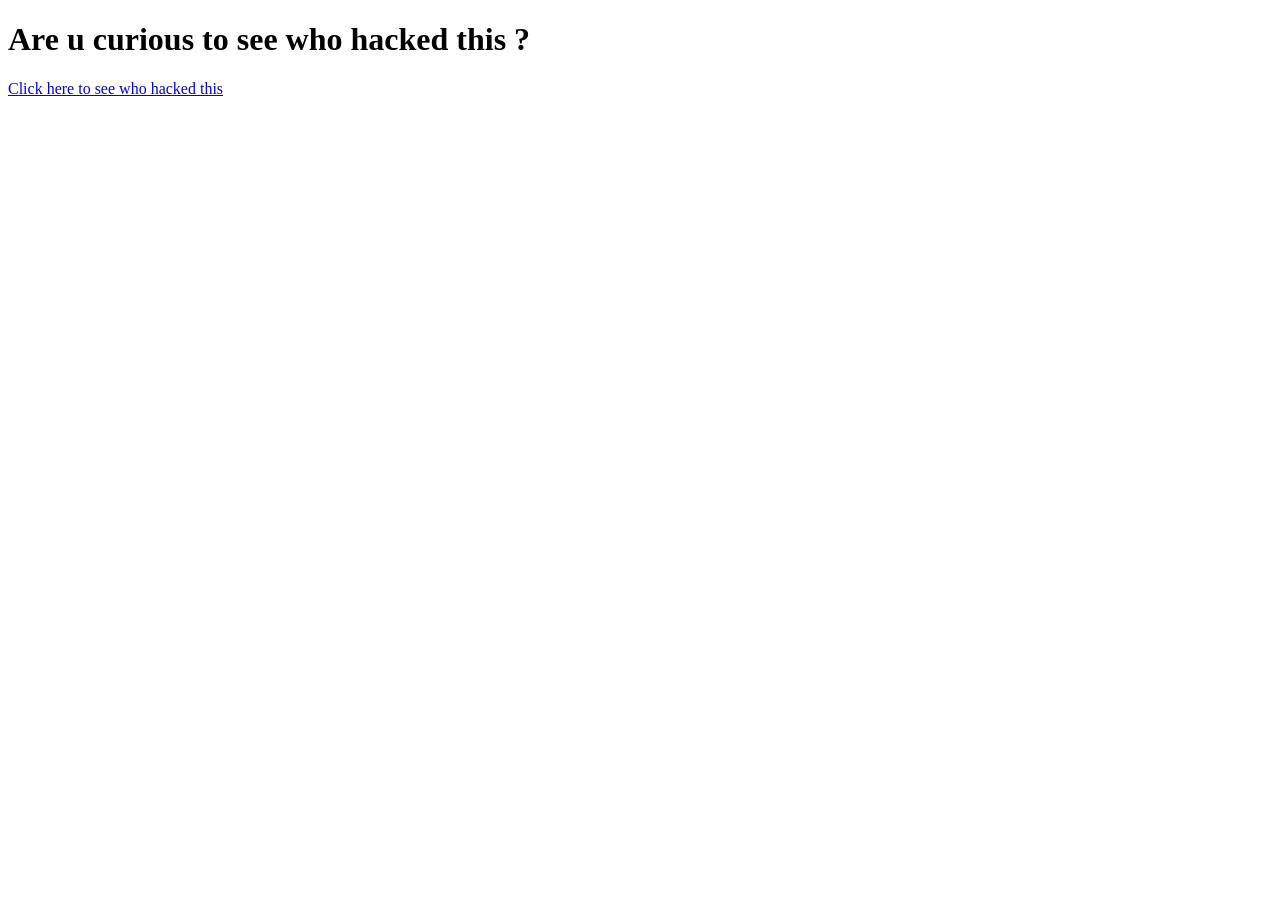
<file: p.html>
<!DOCTYPE html>
<html lang="en">
<head>
    <meta charset="UTF-8">
    <meta name="viewport" content="width=device-width, initial-scale=1.0">
    <title>Document</title>
</head>
<body>
    <h1>Are u curious to see who hacked this ?</h1>
    <a href="hackkkk.html">Click here to see who hacked this</a>
</body>
</html>
</file>
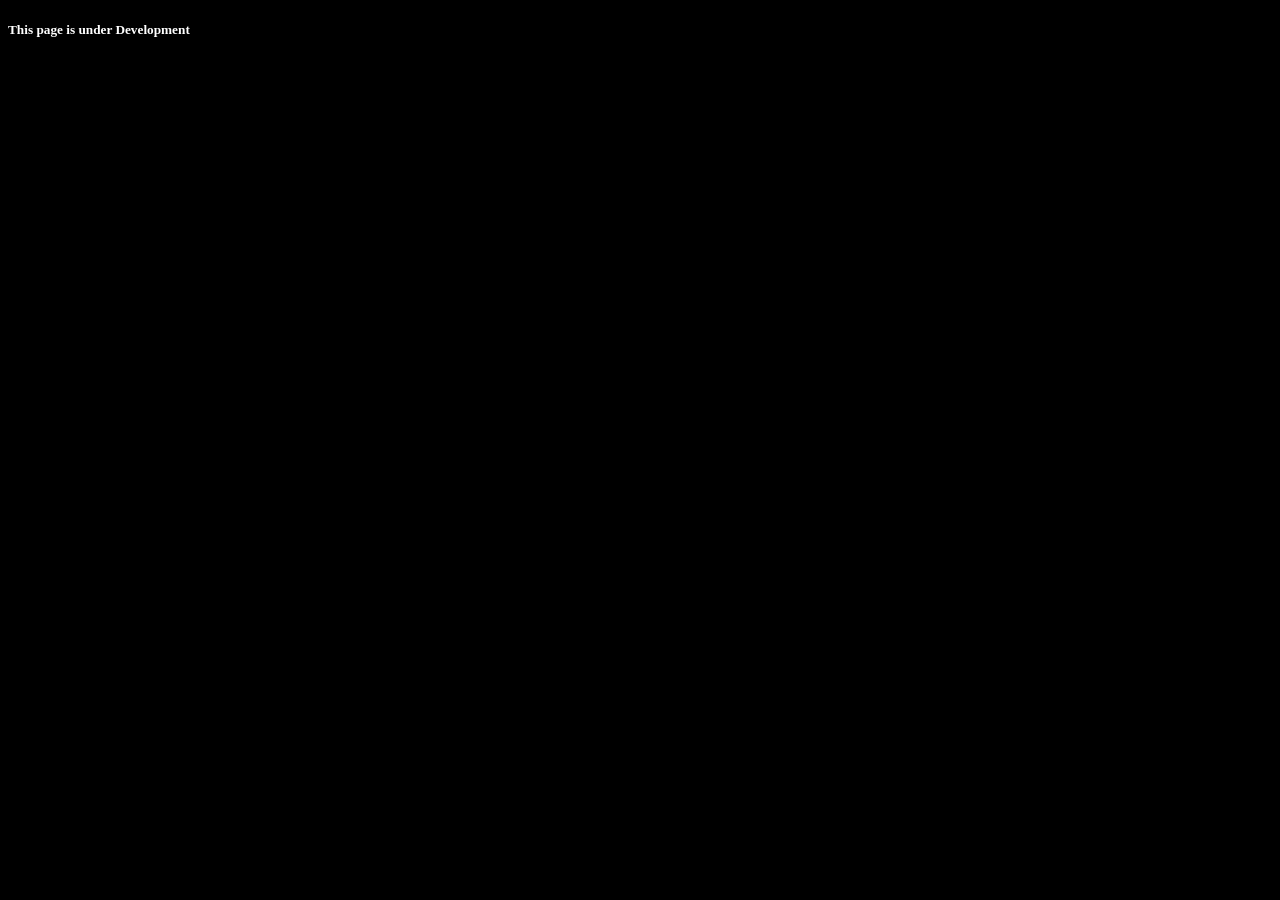
<file: projectnova.html>
<!DOCTYPE html>
<html lang="en">
<head>
    <meta charset="UTF-8">
    <meta name="viewport" content="width=device-width, initial-scale=1.0">
    <title>projectNovaUpdates</title>
    <style>
        *{
            background-color: black;
        }
    </style>
    
</head>
<body>
    <div class="projectnova">
        <h5 style="color: white;">This page is under Development</h5>
    </div>
</body>
</html>
</file>
